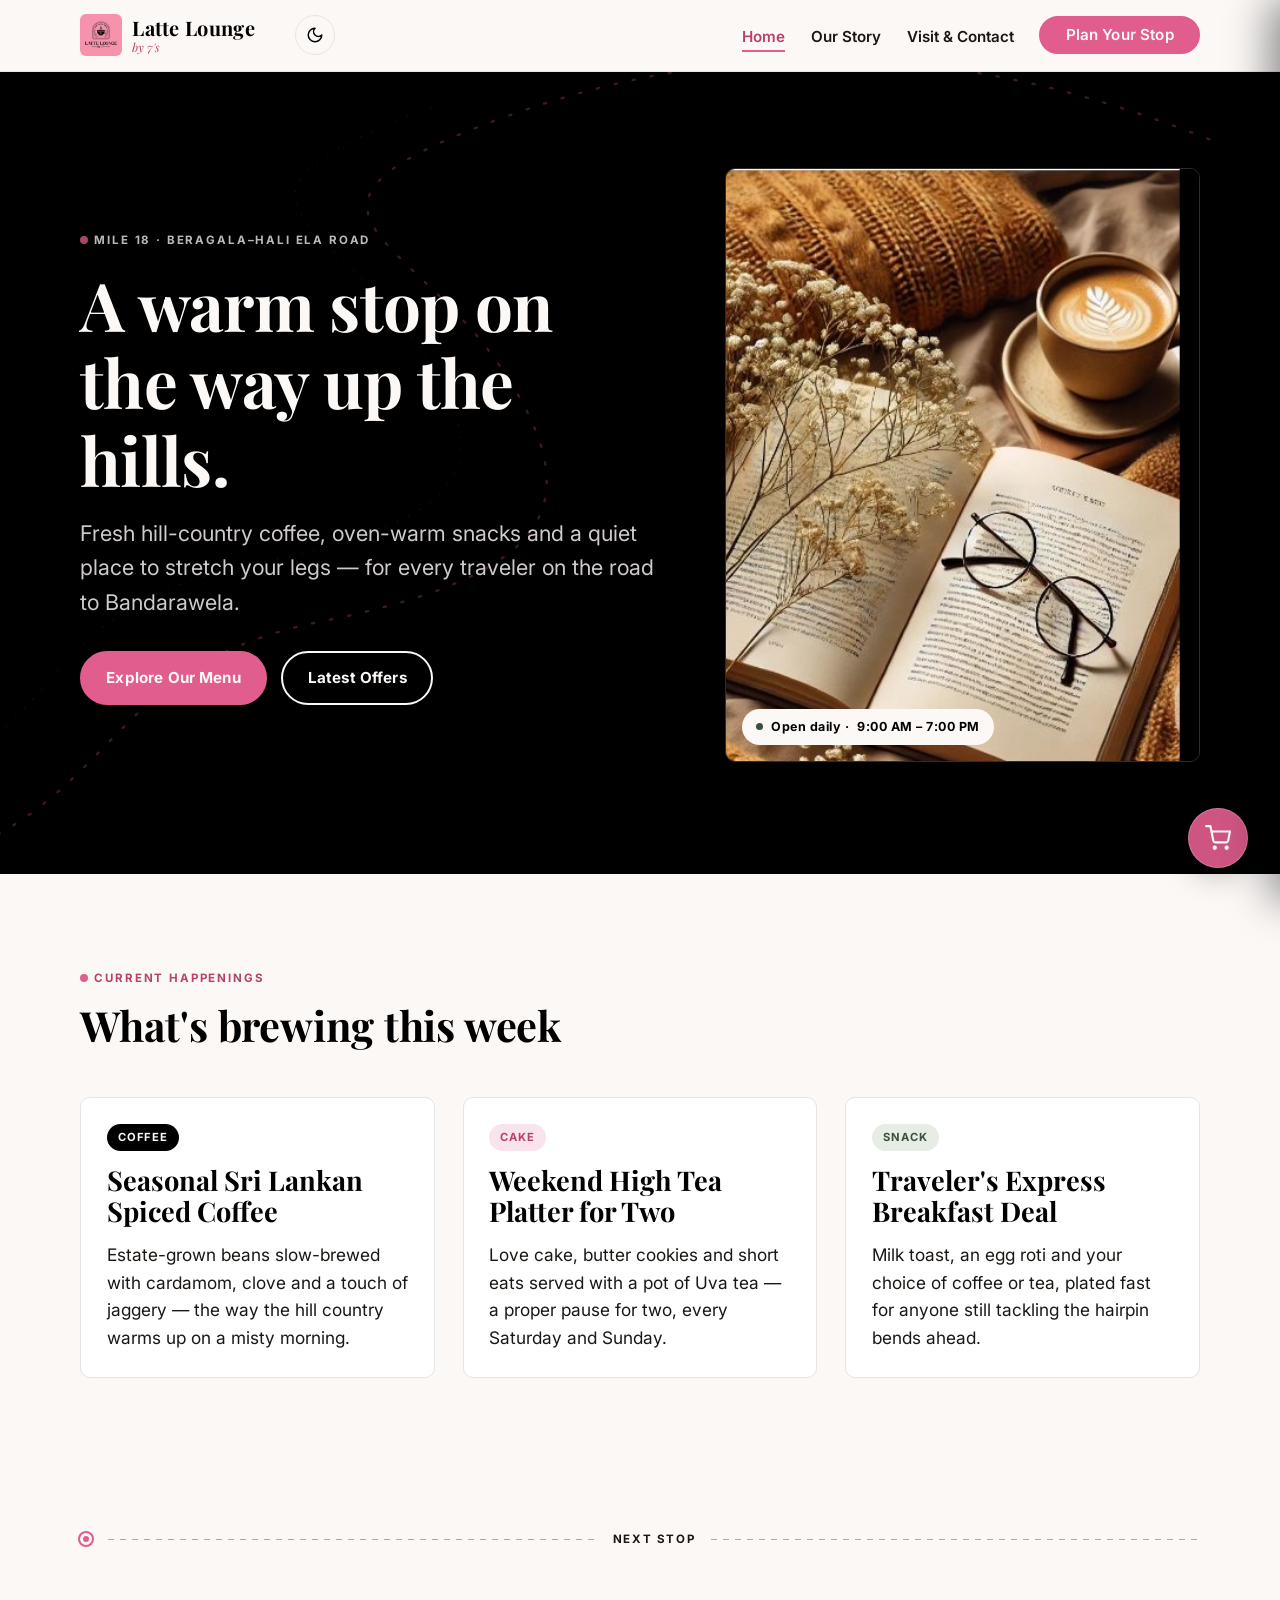
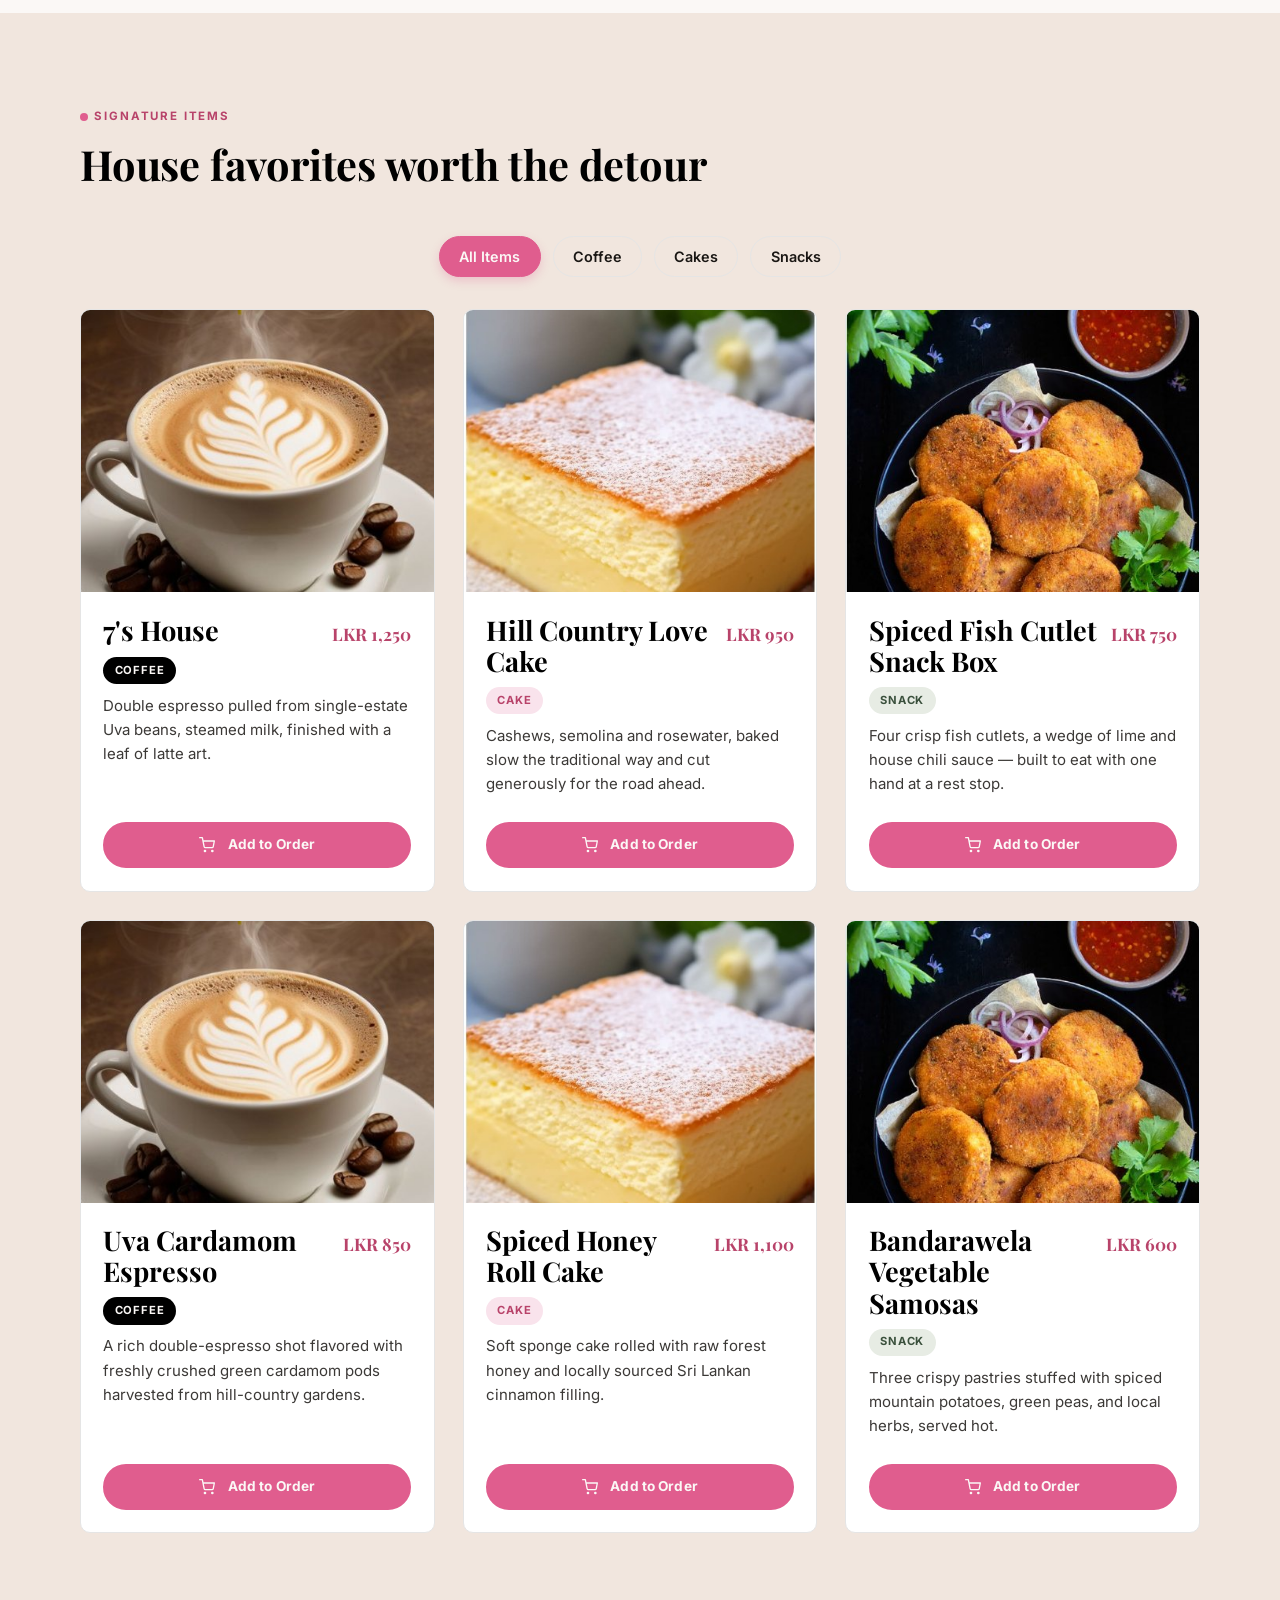
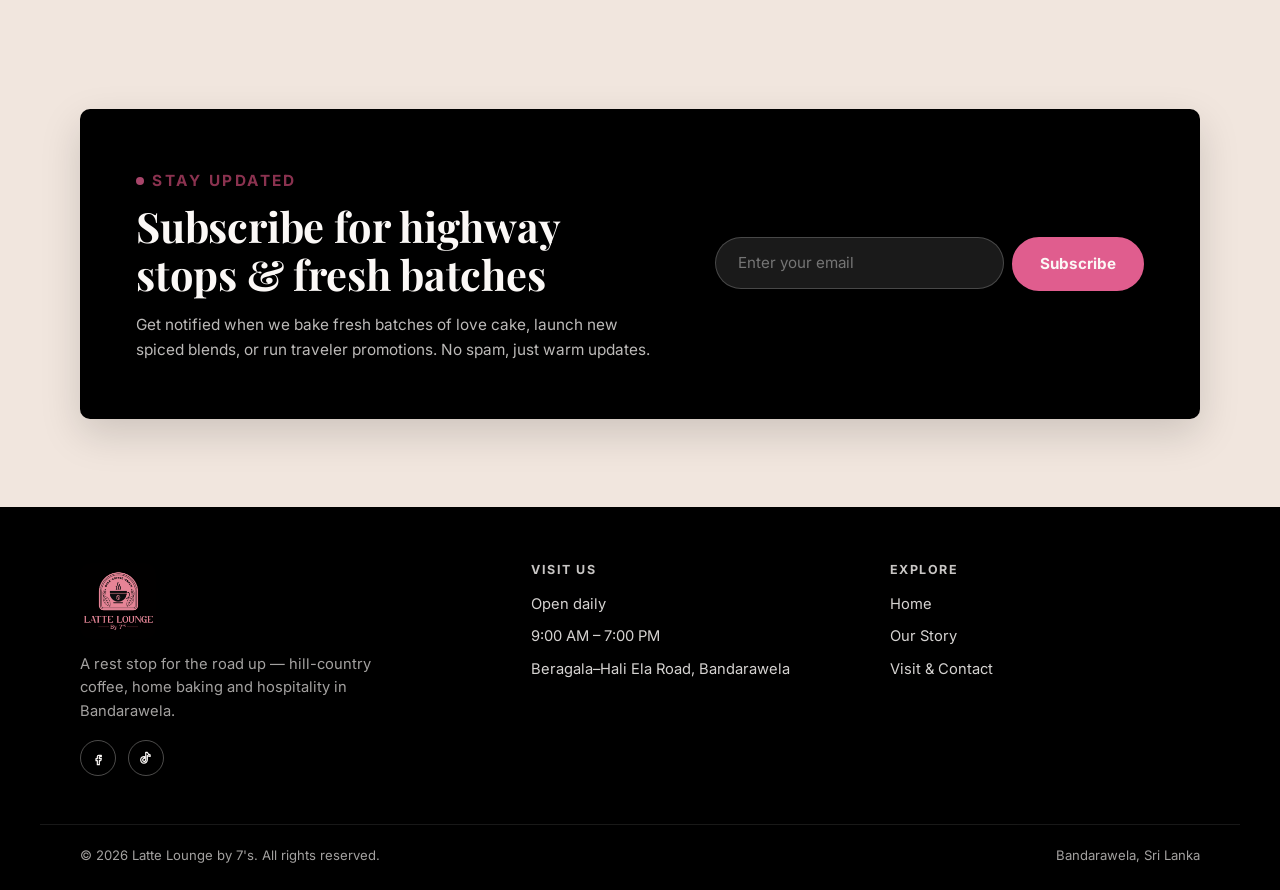
<file: index.html>
<!DOCTYPE html>
<html lang="en">
<head>
<meta charset="UTF-8">
<meta name="viewport" content="width=device-width, initial-scale=1.0">
<title>Latte Lounge by 7's — Hill Country Coffee &amp; Rest Stop, Bandarawela</title>
<meta name="description" content="A cozy rest stop for road travelers on the Beragala–Hali Ela highway. Fresh hill-country coffee, homemade snacks and warm hospitality in Bandarawela.">
<link rel="preconnect" href="https://fonts.googleapis.com">
<link rel="preconnect" href="https://fonts.gstatic.com" crossorigin>
<link href="https://fonts.googleapis.com/css2?family=Inter:wght@400;500;600;700&family=Playfair+Display:ital,wght@0,600;0,700;1,600&display=swap" rel="stylesheet">
<link rel="stylesheet" href="assets/css/style.css">
<link rel="icon" type="image/png" href="assets/images/favicon.png">
<script src="assets/js/theme-engine.js"></script>
<!-- Netlify Identity widget script to handle secure client login authentication -->
<script src="https://identity.netlify.com/v1/netlify-identity-widget.js"></script>
</head>
<body>

<a class="visually-hidden" href="#main">Skip to content</a>

<header class="site-header">
  <div class="container nav">
    <a class="brand" href="index.html" aria-label="Latte Lounge by 7's, home">
      <img class="brand-emblem light-logo" src="assets/images/logo-light.jpeg" alt="" aria-hidden="true">
      <img class="brand-emblem dark-logo" src="assets/images/logo-dark.jpeg" alt="" aria-hidden="true">
      <span class="brand-text">
        <span class="brand-title">Latte Lounge</span>
        <span class="brand-sub">by 7's</span>
      </span>
    </a>

    <button class="theme-toggle" id="themeToggle" aria-label="Toggle light and dark theme">
      <svg class="sun-icon" viewBox="0 0 24 24" fill="none" stroke="currentColor" stroke-width="2" stroke-linecap="round" stroke-linejoin="round" aria-hidden="true">
        <circle cx="12" cy="12" r="4"/><path d="M12 2v2M12 20v2M4.93 4.93l1.41 1.41M17.66 17.66l1.41 1.41M2 12h2M20 12h2M6.34 17.66l-1.41 1.41M19.07 4.93l-1.41 1.41"/>
      </svg>
      <svg class="moon-icon" viewBox="0 0 24 24" fill="none" stroke="currentColor" stroke-width="2" stroke-linecap="round" stroke-linejoin="round" aria-hidden="true">
        <path d="M12 3a6 6 0 0 0 9 9 9 9 0 1 1-9-9Z"/>
      </svg>
    </button>

    <button class="nav-toggle" id="navToggle" aria-label="Toggle menu" aria-expanded="false" aria-controls="navMenu">
      <span></span><span></span><span></span>
    </button>

    <ul class="nav-menu" id="navMenu">
      <li><a href="index.html" data-nav-link>Home</a></li>
      <li><a href="about.html" data-nav-link>Our Story</a></li>
      <li><a href="contact.html" data-nav-link>Visit &amp; Contact</a></li>
      <li><a class="btn btn-primary" href="contact.html">Plan Your Stop</a></li>
    </ul>
  </div>
</header>

<main id="main">

  <!-- HERO -->
  <section class="hero">
    <svg class="hero-road" viewBox="0 0 1200 700" preserveAspectRatio="xMidYMid slice" xmlns="http://www.w3.org/2000/svg" aria-hidden="true">
      <path d="M-50 700 C 150 650, 120 520, 320 480 S 560 380, 480 260 S 260 120, 480 40 S 900 -20 1100 60"
            fill="none" stroke="#E05D8E" stroke-width="2" stroke-dasharray="2 14" stroke-linecap="round" opacity="0.55"/>
      <path d="M-50 620 C 100 590, 60 470, 260 430 S 480 340, 400 230 S 210 110, 420 30"
            fill="none" stroke="#FBF8F6" stroke-width="1" stroke-dasharray="1 10" opacity="0.18"/>
    </svg>

    <div class="container hero-grid">
      <div>
        <p class="eyebrow hero-marker">Mile 18 · Beragala–Hali Ela Road</p>
        <h1>A warm stop on the way up the hills.</h1>
        <p class="lead">Fresh hill-country coffee, oven-warm snacks and a quiet place to stretch your legs — for every traveler on the road to Bandarawela.</p>
        <div class="hero-ctas">
          <a class="btn btn-primary" href="contact.html" aria-label="Explore our menu and find our location">Explore Our Menu</a>
          <a class="btn btn-outline on-dark" href="#offers" aria-label="See our latest offers">Latest Offers</a>
        </div>
      </div>

      <figure class="hero-figure">
        <img src="assets/images/hero-cozy.jpg" alt="A cup of latte art coffee beside an open book and glasses, set on a warm blanket — the cozy reading corner at Latte Lounge" loading="eager">
        <figcaption class="hero-figure-tag">Open daily · <span data-field="hoursShort">9:00 AM – 7:00 PM</span></figcaption>
      </figure>
    </div>
  </section>

  <!-- OFFERS / NEWS -->
  <section class="section" id="offers" aria-labelledby="offers-heading">
    <div class="container">
      <div class="section-head">
        <p class="eyebrow">Current Happenings</p>
        <h2 id="offers-heading">What's brewing this week</h2>
      </div>

      <div class="card-grid" id="offersGrid" aria-live="polite">
        <p class="lead">Loading current happenings…</p>
      </div>
    </div>
  </section>

  <div class="container">
    <div class="waypoint" role="separator" aria-hidden="true">
      <span class="waypoint-dot"></span>
      <span class="waypoint-line"></span>
      <span class="waypoint-label">Next stop</span>
      <span class="waypoint-line"></span>
    </div>
  </div>

  <!-- FEATURED ITEMS -->
  <section class="section section-deep" aria-labelledby="featured-heading">
    <div class="container">
      <div class="section-head">
        <p class="eyebrow">Signature Items</p>
        <h2 id="featured-heading">House favorites worth the detour</h2>
      </div>

      <div class="card-grid" id="itemsGrid" aria-live="polite">
        <p class="lead">Loading signature items…</p>
      </div>
    </div>
  </section>

  <!-- NEWSLETTER CAPTURE -->
  <section class="section newsletter-section" aria-labelledby="newsletter-heading">
    <div class="container">
      <div class="newsletter-card">
        <div class="newsletter-content">
          <p class="eyebrow">Stay Updated</p>
          <h2 id="newsletter-heading">Subscribe for highway stops &amp; fresh batches</h2>
          <p>Get notified when we bake fresh batches of love cake, launch new spiced blends, or run traveler promotions. No spam, just warm updates.</p>
        </div>
        <form class="newsletter-form" id="newsletterForm" novalidate>
          <div class="form-group-row">
            <label for="newsletterEmail" class="visually-hidden">Email Address</label>
            <input type="email" id="newsletterEmail" name="email" placeholder="Enter your email" required aria-required="true">
            <button type="submit" class="btn btn-primary">Subscribe</button>
          </div>
          <span class="form-feedback" id="newsletterFeedback" aria-live="polite" style="display: none;"></span>
        </form>
      </div>
    </div>
  </section>

</main>

<footer class="site-footer">
  <div class="container footer-grid">
    <div class="footer-brand">
      <a class="brand" href="index.html" aria-label="Latte Lounge by 7's, home">
        <img class="brand-logo-full" src="assets/images/logo-dark.jpeg" alt="Latte Lounge by 7's logo">
      </a>
      <p class="footer-tagline">A rest stop for the road up — hill-country coffee, home baking and hospitality in Bandarawela.</p>
      <div class="social-row">
        <a href="#" data-field="socials.facebook" aria-label="Latte Lounge on Facebook">
          <svg viewBox="0 0 24 24" fill="none" stroke-width="1.8" stroke-linecap="round" stroke-linejoin="round"><path d="M15 8h-2a2 2 0 0 0-2 2v3H9v3h2v6h3v-6h2.2l.8-3H14v-2a1 1 0 0 1 1-1h2V8Z"/></svg>
        </a>
        <a href="#" data-field="socials.tiktok" aria-label="Latte Lounge on TikTok">
          <svg viewBox="0 0 24 24" fill="none" stroke-width="1.8" stroke-linecap="round" stroke-linejoin="round"><path d="M14 3.5c.5 2 2.1 3.4 4.2 3.6v2.6c-1.5 0-2.9-.4-4.2-1.3v6.4a5 5 0 1 1-4.3-4.95v2.7a2.3 2.3 0 1 0 1.9 2.26V3.5H14Z"/></svg>
        </a>
      </div>
    </div>

    <div class="footer-col">
      <h4>Visit Us</h4>
      <ul>
        <li>Open daily</li>
        <li data-field="hoursShort">9:00 AM – 7:00 PM</li>
        <li><address data-field="addressShort">Beragala–Hali Ela Road, Bandarawela</address></li>
      </ul>
    </div>

    <div class="footer-col">
      <h4>Explore</h4>
      <ul>
        <li><a href="index.html">Home</a></li>
        <li><a href="about.html">Our Story</a></li>
        <li><a href="contact.html">Visit &amp; Contact</a></li>
      </ul>
    </div>
  </div>

  <div class="container footer-bottom">
    <p>&copy; <span id="copyrightYear">2026</span> Latte Lounge by 7's. All rights reserved.</p>
    <p>Bandarawela, Sri Lanka</p>
  </div>
</footer>

<script src="assets/js/content.js" defer></script>
<script src="assets/js/main.js" defer></script>
<!-- Netlify Identity login redirect handler -->
<script>
  if (window.netlifyIdentity) {
    window.netlifyIdentity.on("init", user => {
      if (!user) {
        window.netlifyIdentity.on("login", () => {
          document.location.href = "/dashboard/";
        });
      }
    });
  }
  
</script>

</body>
</html>
</file>
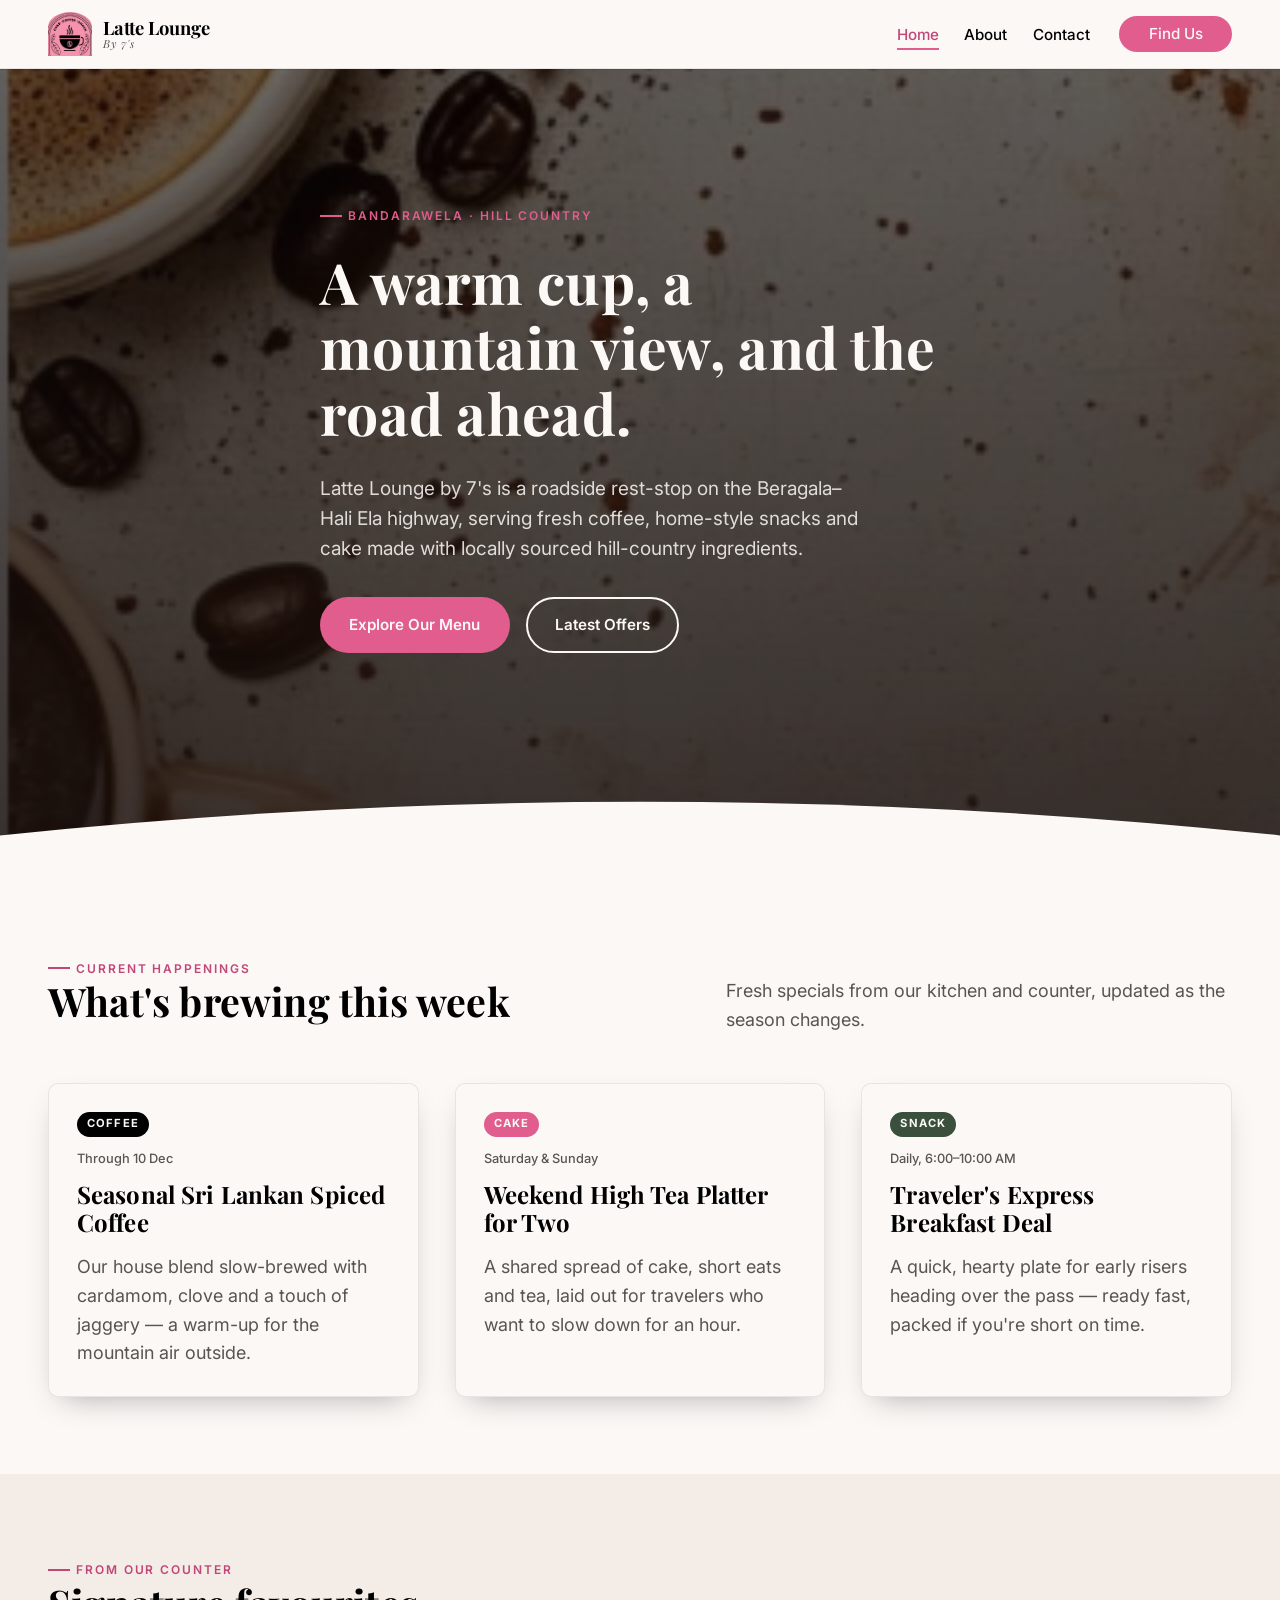
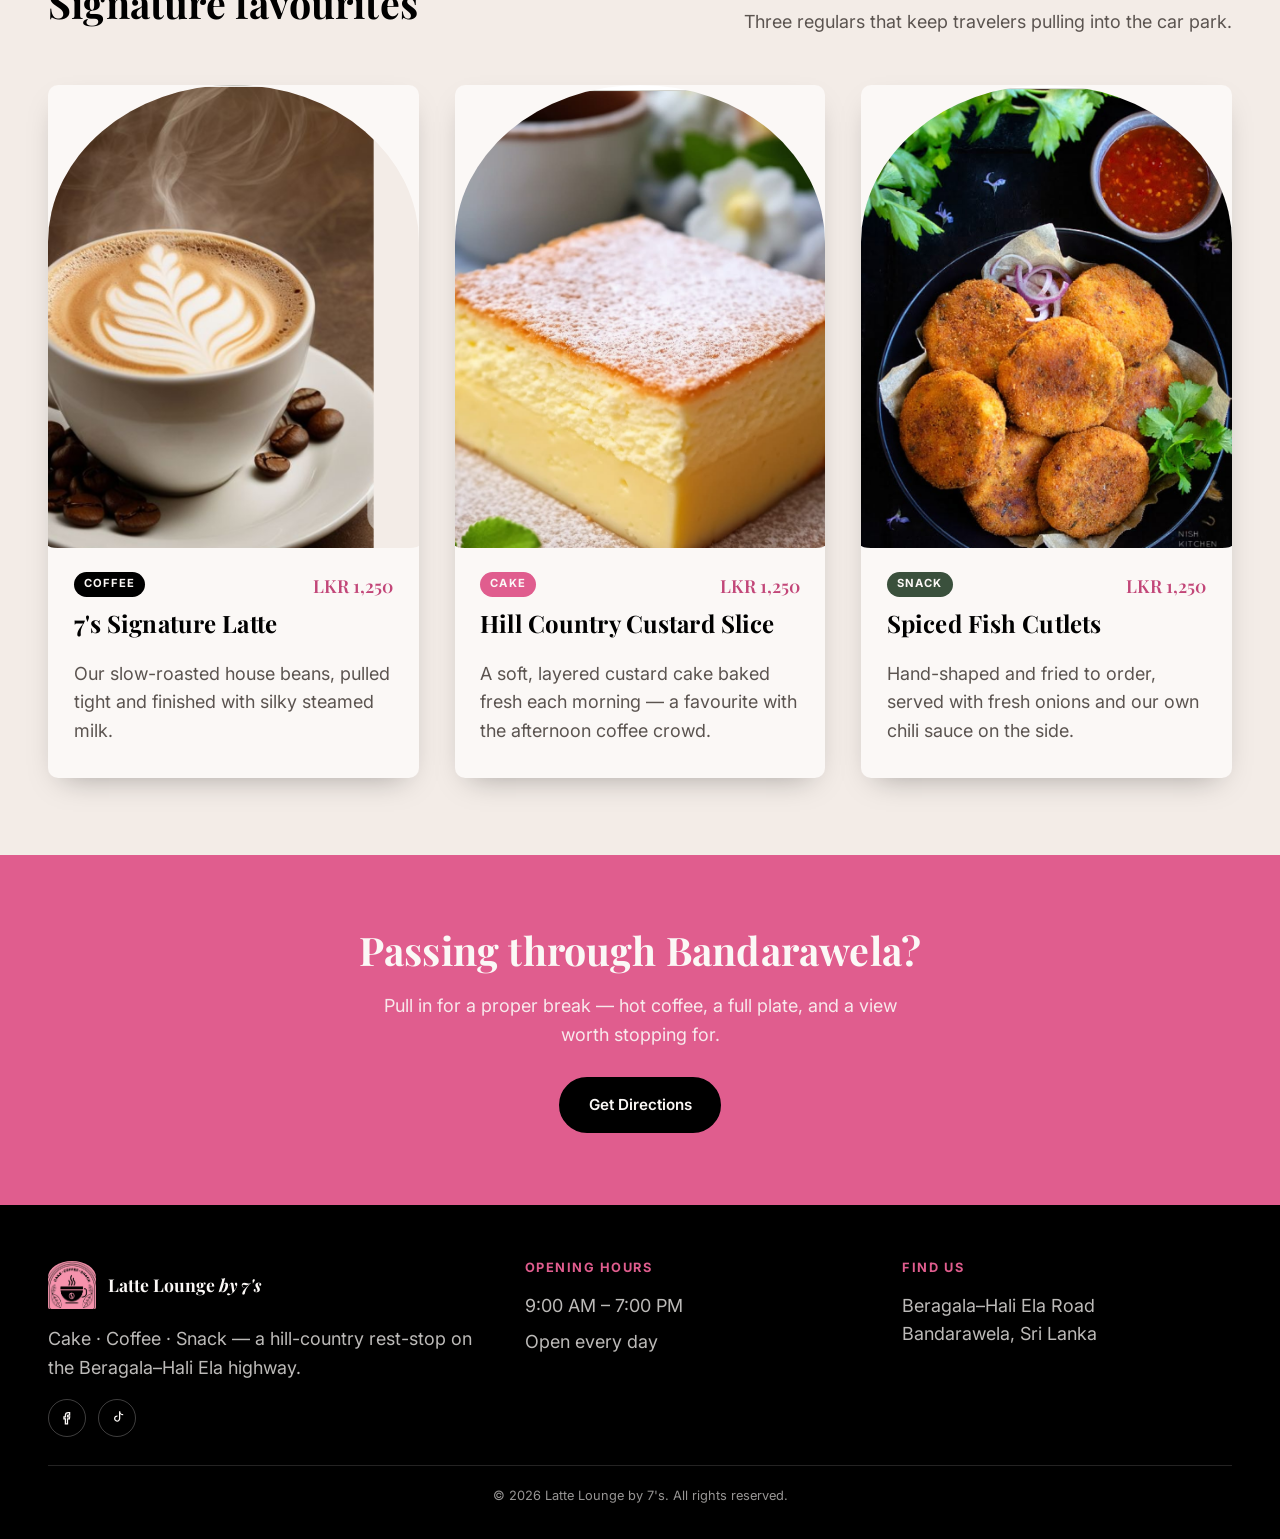
<file: latte-lounge/index.html>
<!DOCTYPE html>
<html lang="en">
<head>
<meta charset="UTF-8">
<meta name="viewport" content="width=device-width, initial-scale=1.0">
<title>Latte Lounge by 7's — Hill Country Coffee &amp; Kitchen, Bandarawela</title>
<meta name="description" content="A cozy rest-stop for road travelers on the Beragala–Hali Ela highway. Fresh coffee, home-style snacks and cake, made with locally sourced hill-country ingredients.">
<link rel="icon" href="assets/images/emblem-crop.png" type="image/png">
<link rel="stylesheet" href="assets/css/style.css">
</head>
<body>

<header class="site-header">
  <nav class="nav container" aria-label="Primary">
    <a href="index.html" class="nav-brand" aria-label="Latte Lounge by 7's — home">
      <img src="assets/images/emblem-crop.png" alt="Latte Lounge by 7's emblem">
      <span class="nav-brand-text">
        <strong>Latte Lounge</strong>
        <span>By 7's</span>
      </span>
    </a>
    <button class="nav-toggle" aria-label="Toggle menu" aria-expanded="false" aria-controls="primary-menu">
      <span></span><span></span><span></span>
    </button>
    <ul class="nav-menu" id="primary-menu">
      <li><a href="index.html" data-nav="index">Home</a></li>
      <li><a href="about.html" data-nav="about">About</a></li>
      <li><a href="contact.html" data-nav="contact">Contact</a></li>
      <li class="nav-cta"><a href="contact.html" class="btn btn-primary">Find Us</a></li>
    </ul>
  </nav>
</header>

<main id="main">

  <section class="hero">
    <div class="hero-bg" aria-hidden="true"></div>
    <div class="container hero-inner">
      <span class="eyebrow">Bandarawela · Hill Country</span>
      <h1>A warm cup, a mountain view, and the road ahead.</h1>
      <p class="lede">Latte Lounge by 7's is a roadside rest-stop on the Beragala–Hali Ela highway, serving fresh coffee, home-style snacks and cake made with locally sourced hill-country ingredients.</p>
      <div class="hero-ctas">
        <a href="contact.html" class="btn btn-primary" aria-label="Explore our menu and find our location">Explore Our Menu</a>
        <a href="#offers" class="btn btn-outline-light" aria-label="See our latest offers">Latest Offers</a>
      </div>
    </div>
    <div class="arch-divider" aria-hidden="true">
      <svg viewBox="0 0 1200 80" preserveAspectRatio="none">
        <path d="M0,80 L0,40 Q600,-30 1200,40 L1200,80 Z" fill="#FBF8F6"></path>
      </svg>
    </div>
  </section>

  <section class="section" id="offers">
    <div class="container">
      <div class="section-head">
        <div>
          <span class="eyebrow">Current Happenings</span>
          <h2>What's brewing this week</h2>
        </div>
        <p>Fresh specials from our kitchen and counter, updated as the season changes.</p>
      </div>

      <div class="card-grid">
        <article class="offer-card">
          <span class="tag tag--coffee">Coffee</span>
          <span class="offer-date" data-offer-date="1">This week</span>
          <h3>Seasonal Sri Lankan Spiced Coffee</h3>
          <p>Our house blend slow-brewed with cardamom, clove and a touch of jaggery — a warm-up for the mountain air outside.</p>
        </article>

        <article class="offer-card">
          <span class="tag tag--cake">Cake</span>
          <span class="offer-date" data-offer-date="2">Weekends only</span>
          <h3>Weekend High Tea Platter for Two</h3>
          <p>A shared spread of cake, short eats and tea, laid out for travelers who want to slow down for an hour.</p>
        </article>

        <article class="offer-card">
          <span class="tag tag--snack">Snack</span>
          <span class="offer-date" data-offer-date="3">Daily, 6–10 AM</span>
          <h3>Traveler's Express Breakfast Deal</h3>
          <p>A quick, hearty plate for early risers heading over the pass — ready fast, packed if you're short on time.</p>
        </article>
      </div>
    </div>
  </section>

  <section class="section section--tint">
    <div class="container">
      <div class="section-head">
        <div>
          <span class="eyebrow">From Our Counter</span>
          <h2>Signature favourites</h2>
        </div>
        <p>Three regulars that keep travelers pulling into the car park.</p>
      </div>

      <div class="card-grid">
        <article class="item-card">
          <div class="arch-frame">
            <img src="assets/images/coffee-featured.png" alt="Latte with steamed milk and leaf-pattern art, served with roasted coffee beans">
          </div>
          <div class="item-card-body">
            <div class="item-card-top">
              <span class="tag tag--coffee">Coffee</span>
              <span class="item-price">LKR 1,250</span>
            </div>
            <h3>7's Signature Latte</h3>
            <p>Our slow-roasted house beans, pulled tight and finished with silky steamed milk.</p>
          </div>
        </article>

        <article class="item-card">
          <div class="arch-frame">
            <img src="assets/images/cake-featured.png" alt="A layered custard cake dusted with icing sugar">
          </div>
          <div class="item-card-body">
            <div class="item-card-top">
              <span class="tag tag--cake">Cake</span>
              <span class="item-price">LKR 1,250</span>
            </div>
            <h3>Hill Country Custard Slice</h3>
            <p>A soft, layered custard cake baked fresh each morning — a favourite with the afternoon coffee crowd.</p>
          </div>
        </article>

        <article class="item-card">
          <div class="arch-frame">
            <img src="assets/images/snack-featured.png" alt="Golden fried cutlets served with onion salad and chili sauce">
          </div>
          <div class="item-card-body">
            <div class="item-card-top">
              <span class="tag tag--snack">Snack</span>
              <span class="item-price">LKR 1,250</span>
            </div>
            <h3>Spiced Fish Cutlets</h3>
            <p>Hand-shaped and fried to order, served with fresh onions and our own chili sauce on the side.</p>
          </div>
        </article>
      </div>
    </div>
  </section>

  <section class="cta-banner">
    <div class="container">
      <h2>Passing through Bandarawela?</h2>
      <p>Pull in for a proper break — hot coffee, a full plate, and a view worth stopping for.</p>
      <div class="hero-ctas" style="justify-content:center; margin-top:1.75rem;">
        <a href="contact.html" class="btn btn-secondary" style="background:var(--espresso-black); color:var(--text-light); border-color:var(--espresso-black);">Get Directions</a>
      </div>
    </div>
  </section>

</main>

<footer class="site-footer" id="site-footer-root">
  <div class="container footer-inner">
    <div class="footer-col footer-brand-col">
      <div class="footer-brand">
        <img src="assets/images/emblem-crop.png" alt="Latte Lounge by 7's emblem">
        <strong>Latte Lounge <em style="font-style:italic;">by 7's</em></strong>
      </div>
      <p>Cake · Coffee · Snack — a hill-country rest-stop on the Beragala–Hali Ela highway.</p>
      <div class="footer-social" aria-label="Social media links">
        <a href="#" aria-label="Latte Lounge on Facebook">
          <svg viewBox="0 0 24 24" fill="none" stroke="currentColor" stroke-width="1.8"><path d="M15 8.5h-2a1 1 0 0 0-1 1V11h3l-.4 3H12v7h-3v-7H7v-3h2V9a4 4 0 0 1 4-4h2Z"/></svg>
        </a>
        <a href="#" aria-label="Latte Lounge on TikTok">
          <svg viewBox="0 0 24 24" fill="none" stroke="currentColor" stroke-width="1.8"><path d="M15 3v10.5a3.5 3.5 0 1 1-3-3.46M15 3a5 5 0 0 0 5 5"/></svg>
        </a>
      </div>
    </div>

    <div class="footer-col">
      <h4>Opening Hours</h4>
      <p data-hours>9:00 AM – 7:00 PM</p>
      <p>Open every day</p>
    </div>

    <div class="footer-col">
      <h4>Find Us</h4>
      <address>Beragala–Hali Ela Road<br>Bandarawela, Sri Lanka</address>
    </div>
  </div>
  <div class="container footer-bottom">
    <p>&copy; <span data-year>2026</span> Latte Lounge by 7's. All rights reserved.</p>
  </div>
</footer>

<script src="assets/js/main.js"></script>
</body>
</html>
</file>
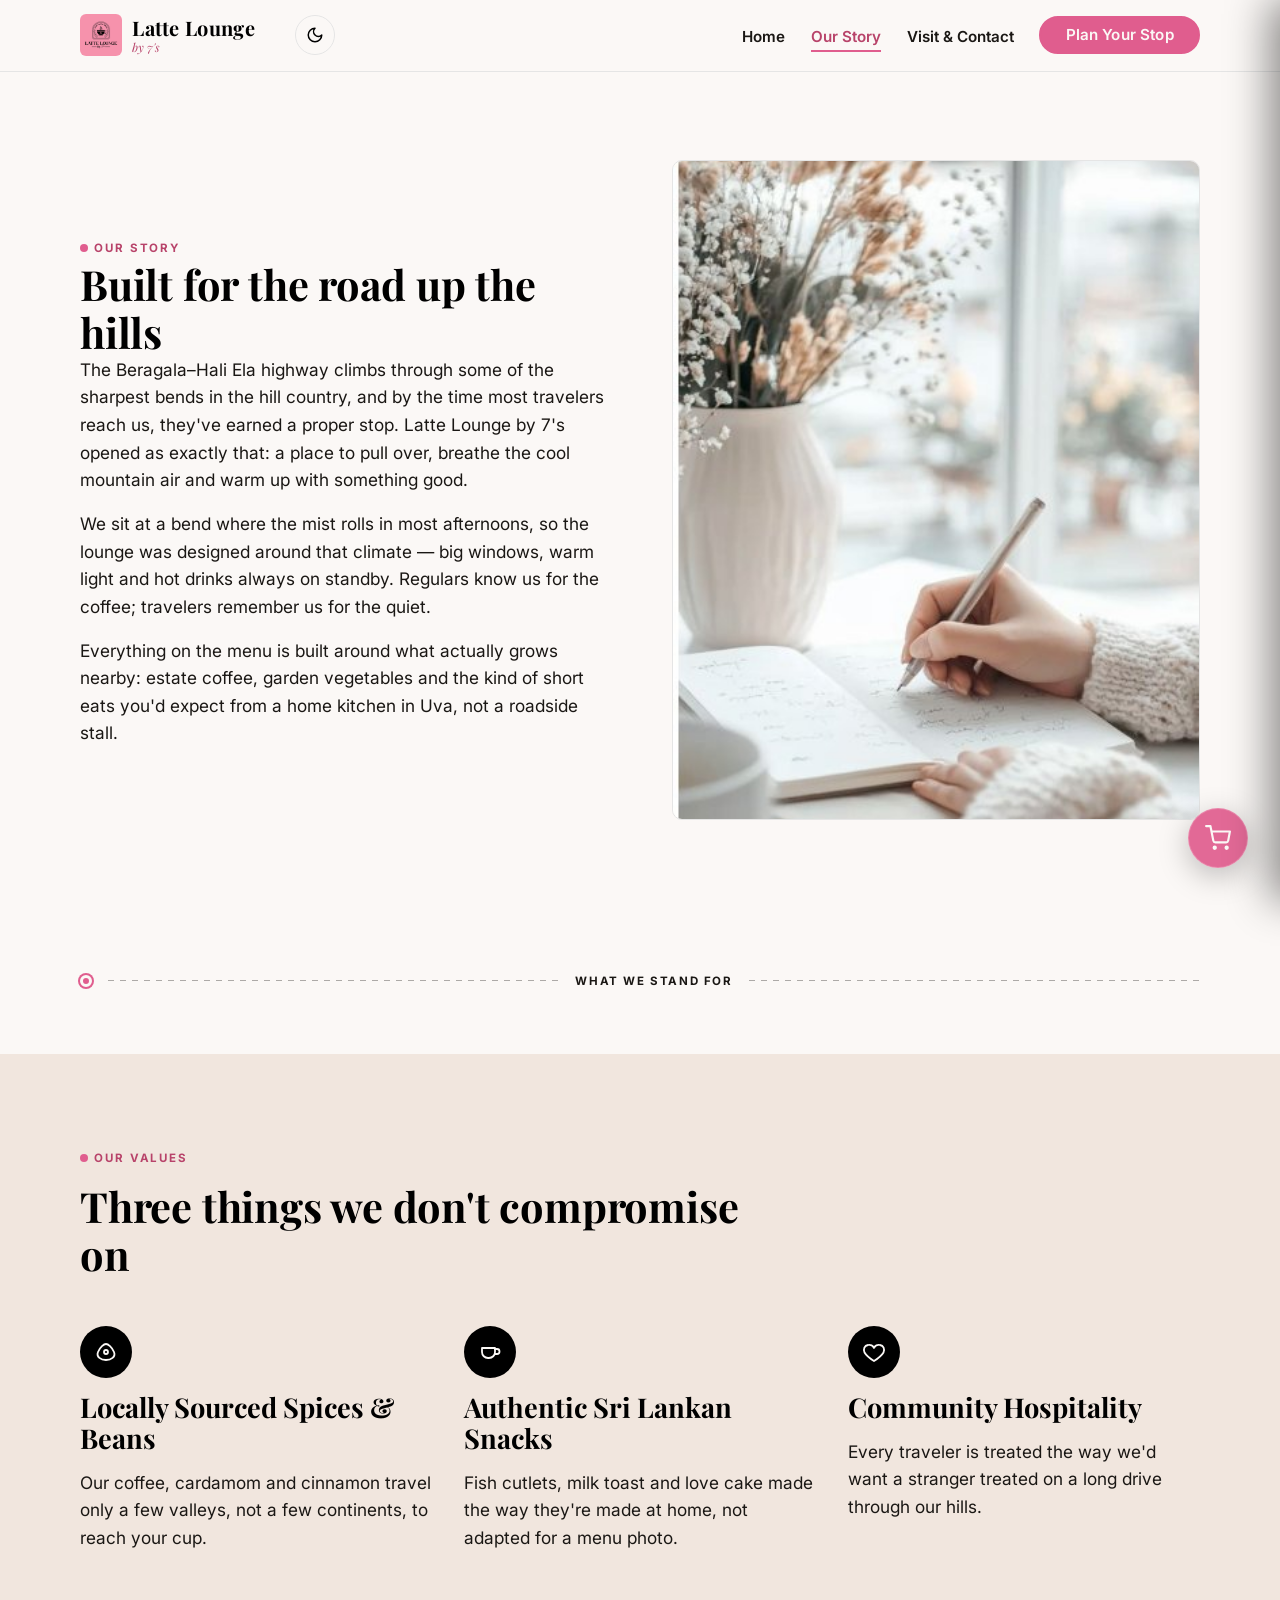
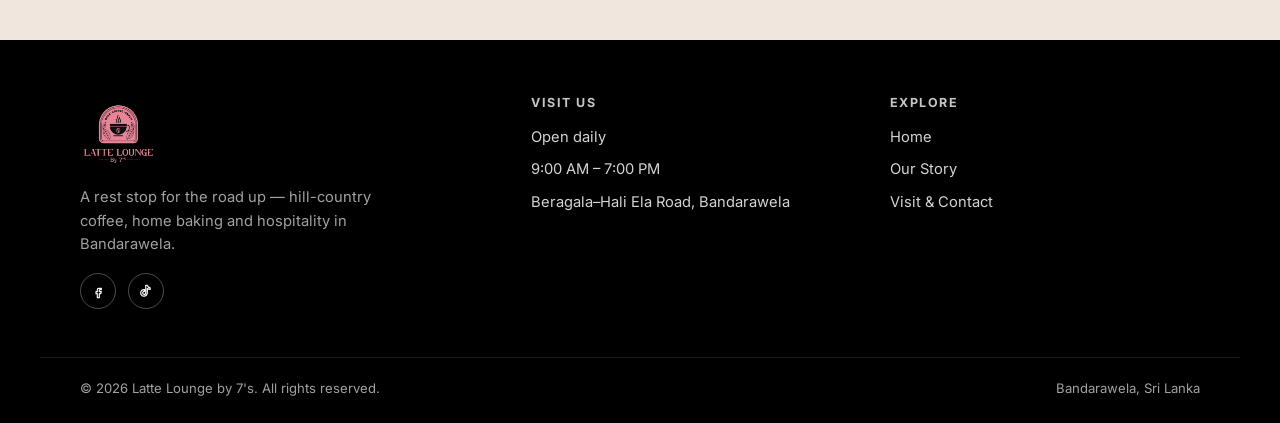
<file: about.html>
<!DOCTYPE html>
<html lang="en">
<head>
<meta charset="UTF-8">
<meta name="viewport" content="width=device-width, initial-scale=1.0">
<title>Our Story — Latte Lounge by 7's</title>
<meta name="description" content="Latte Lounge by 7's is a hill-country rest stop on the Beragala–Hali Ela highway, built on locally sourced ingredients and Sri Lankan hospitality.">
<link rel="preconnect" href="https://fonts.googleapis.com">
<link rel="preconnect" href="https://fonts.gstatic.com" crossorigin>
<link href="https://fonts.googleapis.com/css2?family=Inter:wght@400;500;600;700&family=Playfair+Display:ital,wght@0,600;0,700;1,600&display=swap" rel="stylesheet">
<link rel="stylesheet" href="assets/css/style.css">
<link rel="icon" type="image/png" href="assets/images/favicon.png">
<script src="assets/js/theme-engine.js"></script>
<!-- Netlify Identity widget script for secure login auth -->
<script src="https://identity.netlify.com/v1/netlify-identity-widget.js"></script>
</head>
<body>

<a class="visually-hidden" href="#main">Skip to content</a>

<header class="site-header">
  <div class="container nav">
    <a class="brand" href="index.html" aria-label="Latte Lounge by 7's, home">
      <img class="brand-emblem light-logo" src="assets/images/logo-light.jpeg" alt="" aria-hidden="true">
      <img class="brand-emblem dark-logo" src="assets/images/logo-dark.jpeg" alt="" aria-hidden="true">
      <span class="brand-text">
        <span class="brand-title">Latte Lounge</span>
        <span class="brand-sub">by 7's</span>
      </span>
    </a>

    <button class="theme-toggle" id="themeToggle" aria-label="Toggle light and dark theme">
      <svg class="sun-icon" viewBox="0 0 24 24" fill="none" stroke="currentColor" stroke-width="2" stroke-linecap="round" stroke-linejoin="round" aria-hidden="true">
        <circle cx="12" cy="12" r="4"/><path d="M12 2v2M12 20v2M4.93 4.93l1.41 1.41M17.66 17.66l1.41 1.41M2 12h2M20 12h2M6.34 17.66l-1.41 1.41M19.07 4.93l-1.41 1.41"/>
      </svg>
      <svg class="moon-icon" viewBox="0 0 24 24" fill="none" stroke="currentColor" stroke-width="2" stroke-linecap="round" stroke-linejoin="round" aria-hidden="true">
        <path d="M12 3a6 6 0 0 0 9 9 9 9 0 1 1-9-9Z"/>
      </svg>
    </button>

    <button class="nav-toggle" id="navToggle" aria-label="Toggle menu" aria-expanded="false" aria-controls="navMenu">
      <span></span><span></span><span></span>
    </button>

    <ul class="nav-menu" id="navMenu">
      <li><a href="index.html" data-nav-link>Home</a></li>
      <li><a href="about.html" data-nav-link>Our Story</a></li>
      <li><a href="contact.html" data-nav-link>Visit &amp; Contact</a></li>
      <li><a class="btn btn-primary" href="contact.html">Plan Your Stop</a></li>
    </ul>
  </div>
</header>

<main id="main">

  <section class="section" aria-labelledby="story-heading">
    <div class="container story-grid">
      <div class="story-copy">
        <p class="eyebrow">Our Story</p>
        <h2 id="story-heading">Built for the road up the hills</h2>
        <p>The Beragala–Hali Ela highway climbs through some of the sharpest bends in the hill country, and by the time most travelers reach us, they've earned a proper stop. Latte Lounge by 7's opened as exactly that: a place to pull over, breathe the cool mountain air and warm up with something good.</p>
        <p>We sit at a bend where the mist rolls in most afternoons, so the lounge was designed around that climate — big windows, warm light and hot drinks always on standby. Regulars know us for the coffee; travelers remember us for the quiet.</p>
        <p>Everything on the menu is built around what actually grows nearby: estate coffee, garden vegetables and the kind of short eats you'd expect from a home kitchen in Uva, not a roadside stall.</p>
      </div>
      <figure class="story-figure">
        <img src="assets/images/story-writing.jpg" alt="A hand writing in a journal beside dried flowers by a bright window — the quiet pace behind Latte Lounge's story" loading="lazy">
      </figure>
    </div>
  </section>

  <div class="container">
    <div class="waypoint" role="separator" aria-hidden="true">
      <span class="waypoint-dot"></span>
      <span class="waypoint-line"></span>
      <span class="waypoint-label">What we stand for</span>
      <span class="waypoint-line"></span>
    </div>
  </div>

  <section class="section section-deep" aria-labelledby="values-heading">
    <div class="container">
      <div class="section-head">
        <p class="eyebrow">Our Values</p>
        <h2 id="values-heading">Three things we don't compromise on</h2>
      </div>

      <div class="values-grid">
        <article class="value-card">
          <div class="value-icon" aria-hidden="true">
            <svg viewBox="0 0 24 24" fill="none" stroke-width="1.8" stroke-linecap="round" stroke-linejoin="round"><path d="M4 12c2-5 6-8 8-8s6 3 8 8-3 8-8 8-10-3-8-8Z"/><circle cx="12" cy="12" r="2"/></svg>
          </div>
          <h3>Locally Sourced Spices &amp; Beans</h3>
          <p>Our coffee, cardamom and cinnamon travel only a few valleys, not a few continents, to reach your cup.</p>
        </article>

        <article class="value-card">
          <div class="value-icon" aria-hidden="true">
            <svg viewBox="0 0 24 24" fill="none" stroke-width="1.8" stroke-linecap="round" stroke-linejoin="round"><path d="M4 8h13v4a6 6 0 0 1-6 6h-1a6 6 0 0 1-6-6V8Z"/><path d="M17 9h2a2.5 2.5 0 0 1 0 5h-2"/></svg>
          </div>
          <h3>Authentic Sri Lankan Snacks</h3>
          <p>Fish cutlets, milk toast and love cake made the way they're made at home, not adapted for a menu photo.</p>
        </article>

        <article class="value-card">
          <div class="value-icon" aria-hidden="true">
            <svg viewBox="0 0 24 24" fill="none" stroke-width="1.8" stroke-linecap="round" stroke-linejoin="round"><path d="M12 21s-7-4.35-9.5-8.5C1 9 2.5 5.5 6 5a5 5 0 0 1 6 3 5 5 0 0 1 6-3c3.5.5 5 4 3.5 7.5C19 16.65 12 21 12 21Z"/></svg>
          </div>
          <h3>Community Hospitality</h3>
          <p>Every traveler is treated the way we'd want a stranger treated on a long drive through our hills.</p>
        </article>
      </div>
    </div>
  </section>

</main>

<footer class="site-footer">
  <div class="container footer-grid">
    <div class="footer-brand">
      <a class="brand" href="index.html" aria-label="Latte Lounge by 7's, home">
        <img class="brand-logo-full" src="assets/images/logo-dark.jpeg" alt="Latte Lounge by 7's logo">
      </a>
      <p class="footer-tagline">A rest stop for the road up — hill-country coffee, home baking and hospitality in Bandarawela.</p>
      <div class="social-row">
        <a href="#" data-field="socials.facebook" aria-label="Latte Lounge on Facebook">
          <svg viewBox="0 0 24 24" fill="none" stroke-width="1.8" stroke-linecap="round" stroke-linejoin="round"><path d="M15 8h-2a2 2 0 0 0-2 2v3H9v3h2v6h3v-6h2.2l.8-3H14v-2a1 1 0 0 1 1-1h2V8Z"/></svg>
        </a>
        <a href="#" data-field="socials.tiktok" aria-label="Latte Lounge on TikTok">
          <svg viewBox="0 0 24 24" fill="none" stroke-width="1.8" stroke-linecap="round" stroke-linejoin="round"><path d="M14 3.5c.5 2 2.1 3.4 4.2 3.6v2.6c-1.5 0-2.9-.4-4.2-1.3v6.4a5 5 0 1 1-4.3-4.95v2.7a2.3 2.3 0 1 0 1.9 2.26V3.5H14Z"/></svg>
        </a>
      </div>
    </div>

    <div class="footer-col">
      <h4>Visit Us</h4>
      <ul>
        <li>Open daily</li>
        <li data-field="hoursShort">9:00 AM – 7:00 PM</li>
        <li><address data-field="addressShort">Beragala–Hali Ela Road, Bandarawela</address></li>
      </ul>
    </div>

    <div class="footer-col">
      <h4>Explore</h4>
      <ul>
        <li><a href="index.html">Home</a></li>
        <li><a href="about.html">Our Story</a></li>
        <li><a href="contact.html">Visit &amp; Contact</a></li>
      </ul>
    </div>
  </div>

  <div class="container footer-bottom">
    <p>&copy; <span id="copyrightYear">2026</span> Latte Lounge by 7's. All rights reserved.</p>
    <p>Bandarawela, Sri Lanka</p>
  </div>
</footer>

<script src="assets/js/content.js" defer></script>
<script src="assets/js/main.js" defer></script>
<!-- Netlify Identity login redirect handler -->
<script>
  if (window.netlifyIdentity) {
    window.netlifyIdentity.on("init", user => {
      if (!user) {
        window.netlifyIdentity.on("login", () => {
          document.location.href = "/dashboard/";
        });
      }
    });
  }
</script>
</body>
</html>
</file>
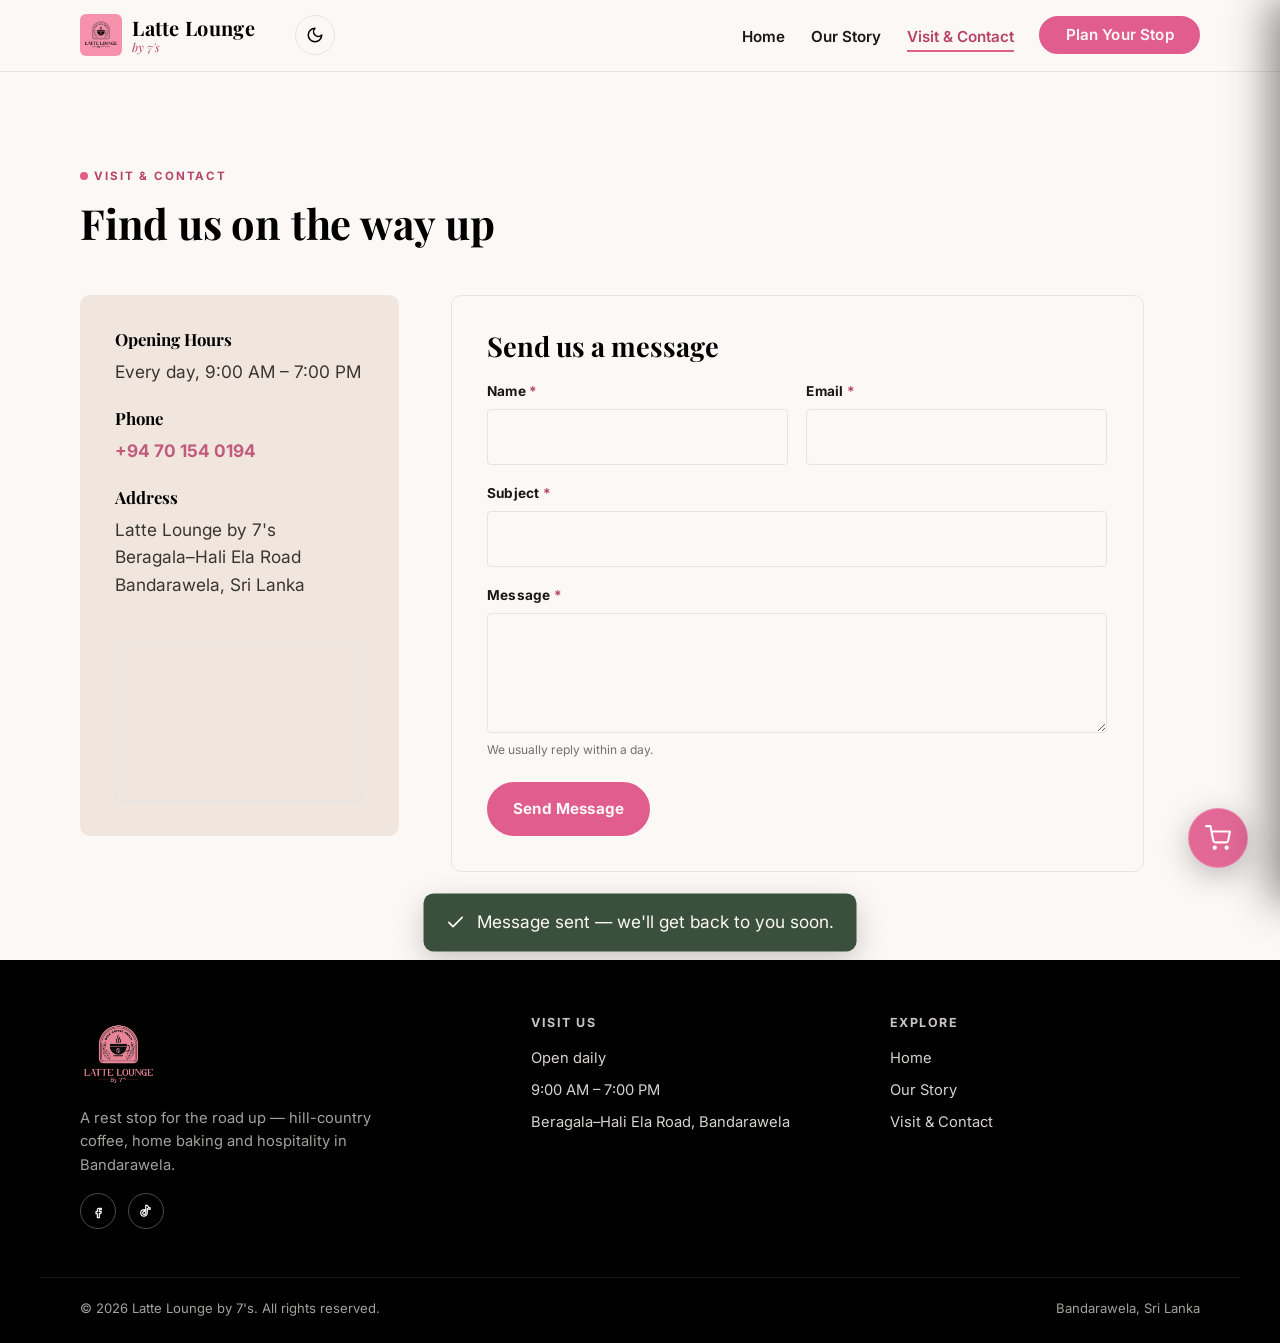
<file: contact.html>
<!DOCTYPE html>
<html lang="en">
<head>
<meta charset="UTF-8">
<meta name="viewport" content="width=device-width, initial-scale=1.0">
<title>Visit &amp; Contact — Latte Lounge by 7's</title>
<meta name="description" content="Find Latte Lounge by 7's on the Beragala–Hali Ela highway near Bandarawela. Opening hours, phone number, map and a quick way to reach us.">
<link rel="preconnect" href="https://fonts.googleapis.com">
<link rel="preconnect" href="https://fonts.gstatic.com" crossorigin>
<link href="https://fonts.googleapis.com/css2?family=Inter:wght@400;500;600;700&family=Playfair+Display:ital,wght@0,600;0,700;1,600&display=swap" rel="stylesheet">
<link rel="stylesheet" href="assets/css/style.css">
<link rel="icon" type="image/png" href="assets/images/favicon.png">
<script src="assets/js/theme-engine.js"></script>
<!-- Netlify Identity widget script for secure login auth -->
<script src="https://identity.netlify.com/v1/netlify-identity-widget.js"></script>
</head>
<body>

<a class="visually-hidden" href="#main">Skip to content</a>

<header class="site-header">
  <div class="container nav">
    <a class="brand" href="index.html" aria-label="Latte Lounge by 7's, home">
      <img class="brand-emblem light-logo" src="assets/images/logo-light.jpeg" alt="" aria-hidden="true">
      <img class="brand-emblem dark-logo" src="assets/images/logo-dark.jpeg" alt="" aria-hidden="true">
      <span class="brand-text">
        <span class="brand-title">Latte Lounge</span>
        <span class="brand-sub">by 7's</span>
      </span>
    </a>

    <button class="theme-toggle" id="themeToggle" aria-label="Toggle light and dark theme">
      <svg class="sun-icon" viewBox="0 0 24 24" fill="none" stroke="currentColor" stroke-width="2" stroke-linecap="round" stroke-linejoin="round" aria-hidden="true">
        <circle cx="12" cy="12" r="4"/><path d="M12 2v2M12 20v2M4.93 4.93l1.41 1.41M17.66 17.66l1.41 1.41M2 12h2M20 12h2M6.34 17.66l-1.41 1.41M19.07 4.93l-1.41 1.41"/>
      </svg>
      <svg class="moon-icon" viewBox="0 0 24 24" fill="none" stroke="currentColor" stroke-width="2" stroke-linecap="round" stroke-linejoin="round" aria-hidden="true">
        <path d="M12 3a6 6 0 0 0 9 9 9 9 0 1 1-9-9Z"/>
      </svg>
    </button>

    <button class="nav-toggle" id="navToggle" aria-label="Toggle menu" aria-expanded="false" aria-controls="navMenu">
      <span></span><span></span><span></span>
    </button>

    <ul class="nav-menu" id="navMenu">
      <li><a href="index.html" data-nav-link>Home</a></li>
      <li><a href="about.html" data-nav-link>Our Story</a></li>
      <li><a href="contact.html" data-nav-link>Visit &amp; Contact</a></li>
      <li><a class="btn btn-primary" href="contact.html">Plan Your Stop</a></li>
    </ul>
  </div>
</header>

<main id="main">

  <section class="section" aria-labelledby="contact-heading">
    <div class="container">
      <div class="section-head">
        <p class="eyebrow">Visit &amp; Contact</p>
        <h2 id="contact-heading">Find us on the way up</h2>
      </div>

      <div class="contact-grid">

        <div class="info-card">
          <div class="info-block">
            <h3>Opening Hours</h3>
            <p data-field="hoursLong">Every day, 9:00 AM – 7:00 PM</p>
          </div>

          <div class="info-block">
            <h3>Phone</h3>
            <p><a class="phone-link" data-field="phoneHref" href="tel:+94571234567"><span data-field="phoneDisplay">+94 57 123 4567</span></a></p>
          </div>

          <div class="info-block">
            <h3>Address</h3>
            <address>
              <span data-field="addressLine1">Latte Lounge by 7's</span><br>
              <span data-field="addressLine2">Beragala–Hali Ela Road</span><br>
              <span data-field="addressLine3">Bandarawela, Sri Lanka</span>
            </address>
          </div>

          <div class="map-frame">
            <iframe
              title="Map showing the approximate location of Latte Lounge by 7's near Bandarawela"
              data-field="mapEmbedUrl"
              src="https://www.google.com/maps?q=Bandarawela,Sri+Lanka&output=embed"
              loading="lazy"
              referrerpolicy="no-referrer-when-downgrade"
              allowfullscreen>
            </iframe>
          </div>
        </div>

        <form class="contact-form" id="contactForm" novalidate>
          <h3>Send us a message</h3>

          <div class="form-row">
            <div class="field">
              <label for="name">Name <span class="req">*</span></label>
              <input type="text" id="name" name="name" required autocomplete="name" aria-required="true">
            </div>
            <div class="field">
              <label for="email">Email <span class="req">*</span></label>
              <input type="email" id="email" name="email" required autocomplete="email" aria-required="true">
            </div>
          </div>

          <div class="field">
            <label for="subject">Subject <span class="req">*</span></label>
            <input type="text" id="subject" name="subject" required>
          </div>

          <div class="field">
            <label for="message">Message <span class="req">*</span></label>
            <textarea id="message" name="message" required aria-required="true"></textarea>
            <small>We usually reply within a day.</small>
          </div>

          <button class="btn btn-primary form-submit" type="submit">Send Message</button>
        </form>

      </div>
    </div>
  </section>

</main>

<footer class="site-footer">
  <div class="container footer-grid">
    <div class="footer-brand">
      <a class="brand" href="index.html" aria-label="Latte Lounge by 7's, home">
        <img class="brand-logo-full" src="assets/images/logo-dark.jpeg" alt="Latte Lounge by 7's logo">
      </a>
      <p class="footer-tagline">A rest stop for the road up — hill-country coffee, home baking and hospitality in Bandarawela.</p>
      <div class="social-row">
        <a href="#" data-field="socials.facebook" aria-label="Latte Lounge on Facebook">
          <svg viewBox="0 0 24 24" fill="none" stroke-width="1.8" stroke-linecap="round" stroke-linejoin="round"><path d="M15 8h-2a2 2 0 0 0-2 2v3H9v3h2v6h3v-6h2.2l.8-3H14v-2a1 1 0 0 1 1-1h2V8Z"/></svg>
        </a>
        <a href="#" data-field="socials.tiktok" aria-label="Latte Lounge on TikTok">
          <svg viewBox="0 0 24 24" fill="none" stroke-width="1.8" stroke-linecap="round" stroke-linejoin="round"><path d="M14 3.5c.5 2 2.1 3.4 4.2 3.6v2.6c-1.5 0-2.9-.4-4.2-1.3v6.4a5 5 0 1 1-4.3-4.95v2.7a2.3 2.3 0 1 0 1.9 2.26V3.5H14Z"/></svg>
        </a>
      </div>
    </div>

    <div class="footer-col">
      <h4>Visit Us</h4>
      <ul>
        <li>Open daily</li>
        <li data-field="hoursShort">9:00 AM – 7:00 PM</li>
        <li><address data-field="addressShort">Beragala–Hali Ela Road, Bandarawela</address></li>
      </ul>
    </div>

    <div class="footer-col">
      <h4>Explore</h4>
      <ul>
        <li><a href="index.html">Home</a></li>
        <li><a href="about.html">Our Story</a></li>
        <li><a href="contact.html">Visit &amp; Contact</a></li>
      </ul>
    </div>
  </div>

  <div class="container footer-bottom">
    <p>&copy; <span id="copyrightYear">2026</span> Latte Lounge by 7's. All rights reserved.</p>
    <p>Bandarawela, Sri Lanka</p>
  </div>
</footer>

<div class="toast" id="toast" role="status" aria-live="polite">
  <svg class="toast-icon" viewBox="0 0 24 24" fill="none" stroke="#FBF8F6" stroke-width="2" stroke-linecap="round" stroke-linejoin="round" aria-hidden="true">
    <path d="M20 6 9 17l-5-5"/>
  </svg>
  <span id="toastMessage">Message sent — we'll get back to you soon.</span>
</div>

<script src="assets/js/content.js" defer></script>
<script src="assets/js/main.js" defer></script>
<!-- Netlify Identity login redirect handler -->
<script>
  if (window.netlifyIdentity) {
    window.netlifyIdentity.on("init", user => {
      if (!user) {
        window.netlifyIdentity.on("login", () => {
          document.location.href = "/dashboard/";
        });
      }
    });
  }
</script>
</body>
</html>
</file>
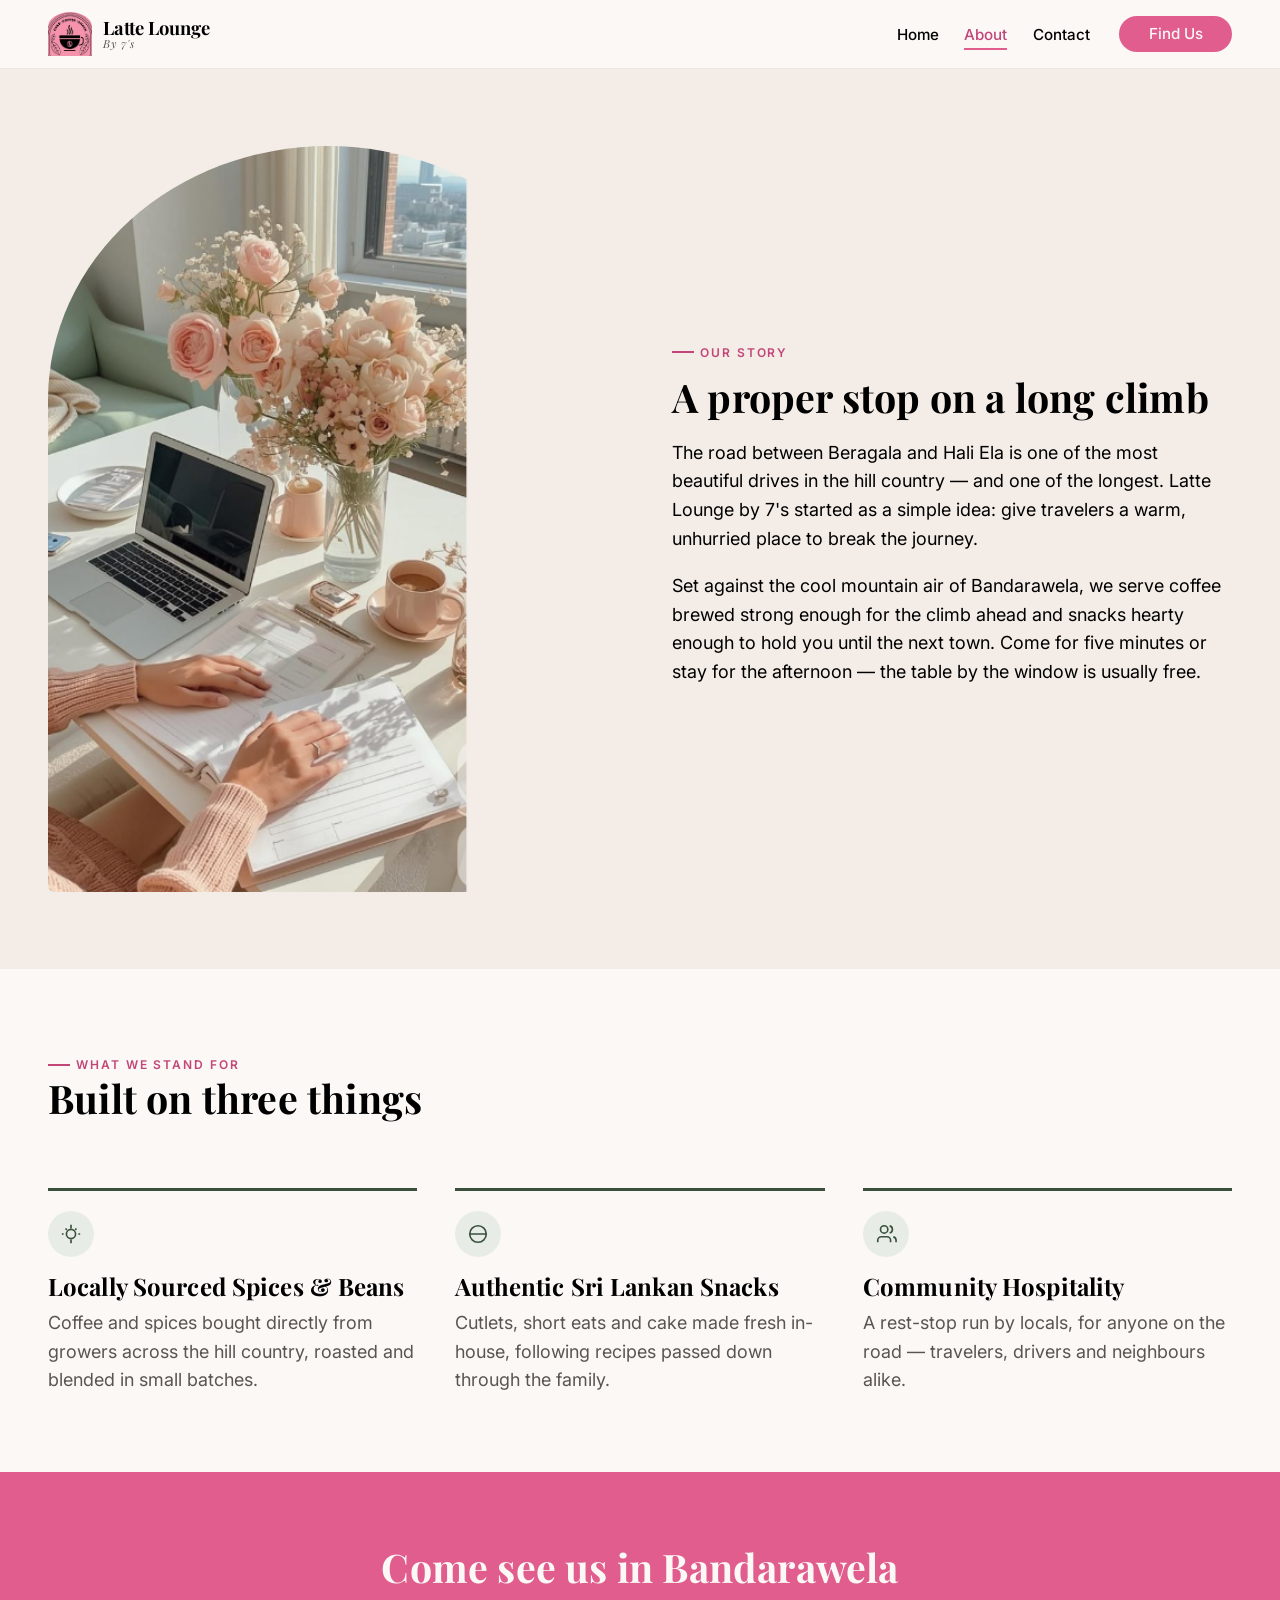
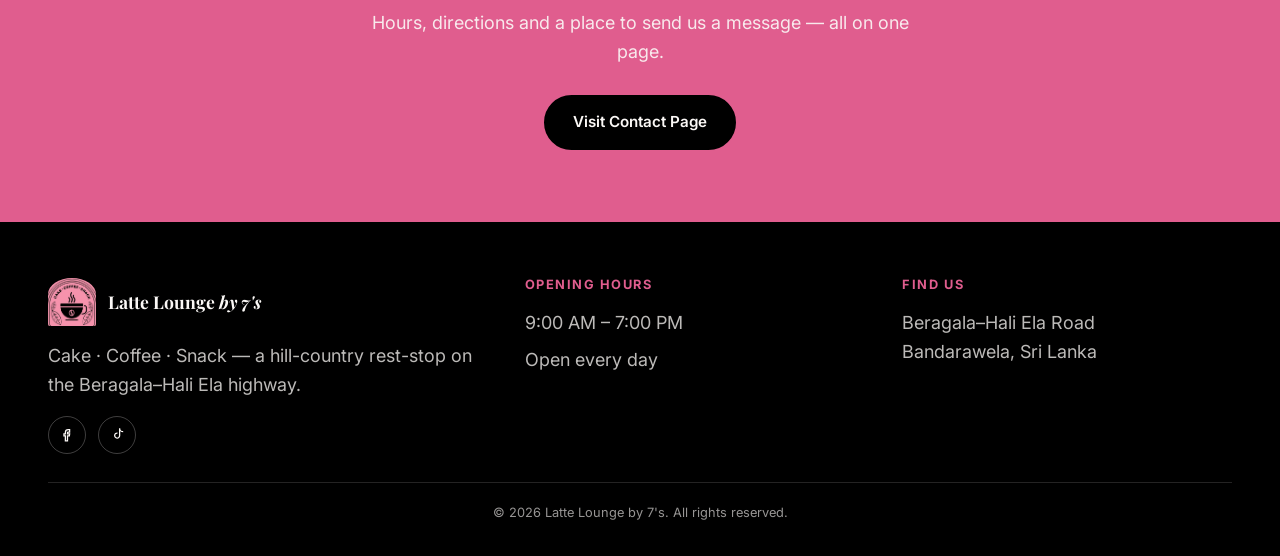
<file: latte-lounge/about.html>
<!DOCTYPE html>
<html lang="en">
<head>
<meta charset="UTF-8">
<meta name="viewport" content="width=device-width, initial-scale=1.0">
<title>About Us — Latte Lounge by 7's</title>
<meta name="description" content="Latte Lounge by 7's is a hill-country rest-stop on the Beragala–Hali Ela highway, built around locally sourced ingredients and Sri Lankan hospitality.">
<link rel="icon" href="assets/images/emblem-crop.png" type="image/png">
<link rel="stylesheet" href="assets/css/style.css">
</head>
<body>

<header class="site-header">
  <nav class="nav container" aria-label="Primary">
    <a href="index.html" class="nav-brand" aria-label="Latte Lounge by 7's — home">
      <img src="assets/images/emblem-crop.png" alt="Latte Lounge by 7's emblem">
      <span class="nav-brand-text">
        <strong>Latte Lounge</strong>
        <span>By 7's</span>
      </span>
    </a>
    <button class="nav-toggle" aria-label="Toggle menu" aria-expanded="false" aria-controls="primary-menu">
      <span></span><span></span><span></span>
    </button>
    <ul class="nav-menu" id="primary-menu">
      <li><a href="index.html" data-nav="index">Home</a></li>
      <li><a href="about.html" data-nav="about">About</a></li>
      <li><a href="contact.html" data-nav="contact">Contact</a></li>
      <li class="nav-cta"><a href="contact.html" class="btn btn-primary">Find Us</a></li>
    </ul>
  </nav>
</header>

<main id="main">

  <section class="section section--tint">
    <div class="container story">
      <div class="story-media">
        <div class="arch-frame">
          <img src="assets/images/about-lifestyle.png" alt="A traveler pausing to write at a sunlit table with coffee and fresh flowers nearby">
        </div>
      </div>
      <div class="story-copy">
        <span class="eyebrow">Our Story</span>
        <h2>A proper stop on a long climb</h2>
        <p>The road between Beragala and Hali Ela is one of the most beautiful drives in the hill country — and one of the longest. Latte Lounge by 7's started as a simple idea: give travelers a warm, unhurried place to break the journey.</p>
        <p>Set against the cool mountain air of Bandarawela, we serve coffee brewed strong enough for the climb ahead and snacks hearty enough to hold you until the next town. Come for five minutes or stay for the afternoon — the table by the window is usually free.</p>
      </div>
    </div>
  </section>

  <section class="section">
    <div class="container">
      <div class="section-head">
        <div>
          <span class="eyebrow">What We Stand For</span>
          <h2>Built on three things</h2>
        </div>
      </div>

      <div class="values-grid">
        <div class="value-card">
          <div class="value-icon" aria-hidden="true">
            <svg viewBox="0 0 24 24" fill="none" stroke="currentColor" stroke-width="1.8"><path d="M12 2v4M12 18v4M4 12H2M22 12h-2M6 6l1.5 1.5M18 6l-1.5 1.5"/><circle cx="12" cy="12" r="5"/></svg>
          </div>
          <h3>Locally Sourced Spices &amp; Beans</h3>
          <p>Coffee and spices bought directly from growers across the hill country, roasted and blended in small batches.</p>
        </div>
        <div class="value-card">
          <div class="value-icon" aria-hidden="true">
            <svg viewBox="0 0 24 24" fill="none" stroke="currentColor" stroke-width="1.8"><path d="M3 12h18M3 12a9 9 0 0 1 9-9M3 12a9 9 0 0 0 9 9M21 12a9 9 0 0 0-9-9M21 12a9 9 0 0 1-9 9"/></svg>
          </div>
          <h3>Authentic Sri Lankan Snacks</h3>
          <p>Cutlets, short eats and cake made fresh in-house, following recipes passed down through the family.</p>
        </div>
        <div class="value-card">
          <div class="value-icon" aria-hidden="true">
            <svg viewBox="0 0 24 24" fill="none" stroke="currentColor" stroke-width="1.8"><path d="M17 21v-2a4 4 0 0 0-4-4H7a4 4 0 0 0-4 4v2M10 11a4 4 0 1 0 0-8 4 4 0 0 0 0 8ZM23 21v-2a4 4 0 0 0-3-3.87M16 3.13a4 4 0 0 1 0 7.75"/></svg>
          </div>
          <h3>Community Hospitality</h3>
          <p>A rest-stop run by locals, for anyone on the road — travelers, drivers and neighbours alike.</p>
        </div>
      </div>
    </div>
  </section>

  <section class="cta-banner">
    <div class="container">
      <h2>Come see us in Bandarawela</h2>
      <p>Hours, directions and a place to send us a message — all on one page.</p>
      <div class="hero-ctas" style="justify-content:center; margin-top:1.75rem;">
        <a href="contact.html" class="btn btn-secondary" style="background:var(--espresso-black); color:var(--text-light); border-color:var(--espresso-black);">Visit Contact Page</a>
      </div>
    </div>
  </section>

</main>

<footer class="site-footer">
  <div class="container footer-inner">
    <div class="footer-col footer-brand-col">
      <div class="footer-brand">
        <img src="assets/images/emblem-crop.png" alt="Latte Lounge by 7's emblem">
        <strong>Latte Lounge <em style="font-style:italic;">by 7's</em></strong>
      </div>
      <p>Cake · Coffee · Snack — a hill-country rest-stop on the Beragala–Hali Ela highway.</p>
      <div class="footer-social" aria-label="Social media links">
        <a href="#" aria-label="Latte Lounge on Facebook">
          <svg viewBox="0 0 24 24" fill="none" stroke="currentColor" stroke-width="1.8"><path d="M15 8.5h-2a1 1 0 0 0-1 1V11h3l-.4 3H12v7h-3v-7H7v-3h2V9a4 4 0 0 1 4-4h2Z"/></svg>
        </a>
        <a href="#" aria-label="Latte Lounge on TikTok">
          <svg viewBox="0 0 24 24" fill="none" stroke="currentColor" stroke-width="1.8"><path d="M15 3v10.5a3.5 3.5 0 1 1-3-3.46M15 3a5 5 0 0 0 5 5"/></svg>
        </a>
      </div>
    </div>

    <div class="footer-col">
      <h4>Opening Hours</h4>
      <p data-hours>9:00 AM – 7:00 PM</p>
      <p>Open every day</p>
    </div>

    <div class="footer-col">
      <h4>Find Us</h4>
      <address>Beragala–Hali Ela Road<br>Bandarawela, Sri Lanka</address>
    </div>
  </div>
  <div class="container footer-bottom">
    <p>&copy; <span data-year>2026</span> Latte Lounge by 7's. All rights reserved.</p>
  </div>
</footer>

<script src="assets/js/main.js"></script>
</body>
</html>
</file>
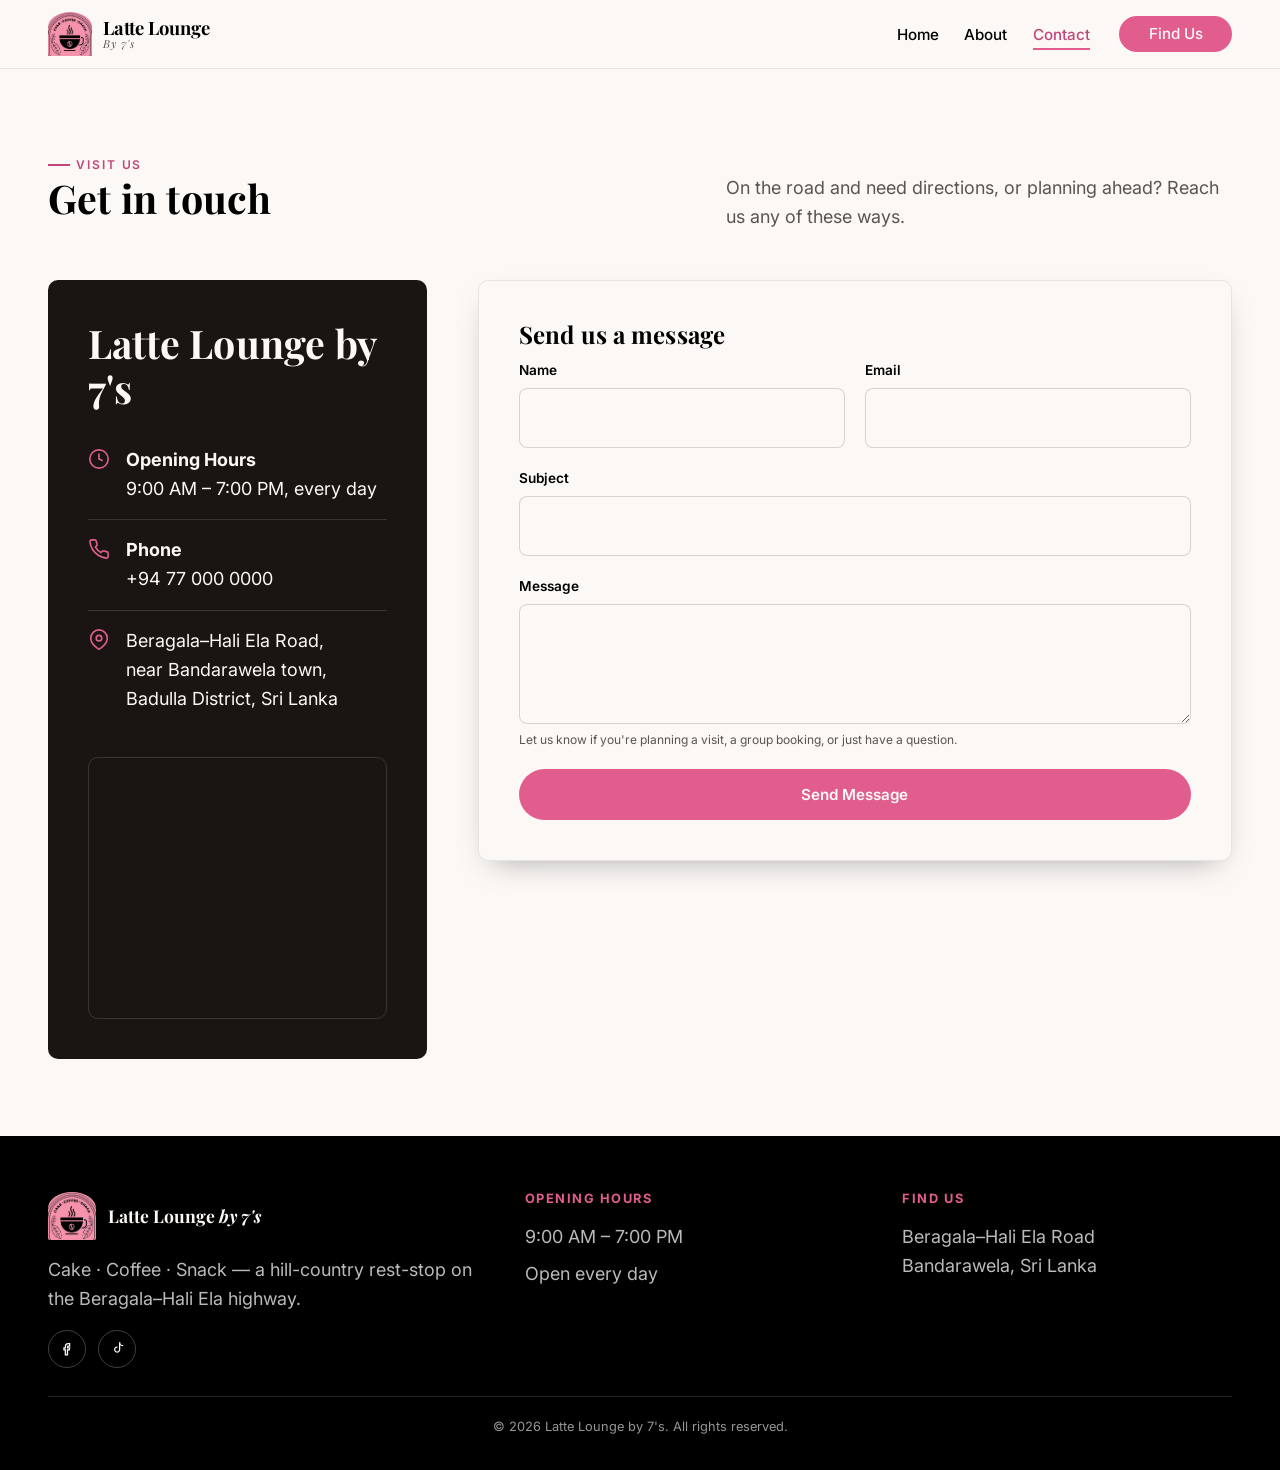
<file: latte-lounge/contact.html>
<!DOCTYPE html>
<html lang="en">
<head>
<meta charset="UTF-8">
<meta name="viewport" content="width=device-width, initial-scale=1.0">
<title>Contact &amp; Location — Latte Lounge by 7's</title>
<meta name="description" content="Find Latte Lounge by 7's on the Beragala–Hali Ela highway near Bandarawela. Opening hours, phone number, map and a contact form.">
<link rel="icon" href="assets/images/emblem-crop.png" type="image/png">
<link rel="stylesheet" href="assets/css/style.css">
</head>
<body>

<header class="site-header">
  <nav class="nav container" aria-label="Primary">
    <a href="index.html" class="nav-brand" aria-label="Latte Lounge by 7's — home">
      <img src="assets/images/emblem-crop.png" alt="Latte Lounge by 7's emblem">
      <span class="nav-brand-text">
        <strong>Latte Lounge</strong>
        <span>By 7's</span>
      </span>
    </a>
    <button class="nav-toggle" aria-label="Toggle menu" aria-expanded="false" aria-controls="primary-menu">
      <span></span><span></span><span></span>
    </button>
    <ul class="nav-menu" id="primary-menu">
      <li><a href="index.html" data-nav="index">Home</a></li>
      <li><a href="about.html" data-nav="about">About</a></li>
      <li><a href="contact.html" data-nav="contact">Contact</a></li>
      <li class="nav-cta"><a href="contact.html" class="btn btn-primary">Find Us</a></li>
    </ul>
  </nav>
</header>

<main id="main">
  <section class="section">
    <div class="container">
      <div class="section-head">
        <div>
          <span class="eyebrow">Visit Us</span>
          <h2>Get in touch</h2>
        </div>
        <p>On the road and need directions, or planning ahead? Reach us any of these ways.</p>
      </div>

      <div class="contact-grid">
        <div>
          <div class="info-card">
            <h2>Latte Lounge by 7's</h2>

            <div class="info-row">
              <svg class="icon" viewBox="0 0 24 24" fill="none" stroke="currentColor" stroke-width="1.8"><circle cx="12" cy="12" r="10"/><path d="M12 6v6l4 2"/></svg>
              <div>
                <strong>Opening Hours</strong><br>
                <span data-hours>9:00 AM – 7:00 PM</span>, every day
              </div>
            </div>

            <div class="info-row">
              <svg class="icon" viewBox="0 0 24 24" fill="none" stroke="currentColor" stroke-width="1.8"><path d="M22 16.92v3a2 2 0 0 1-2.18 2 19.8 19.8 0 0 1-8.63-3.07 19.5 19.5 0 0 1-6-6 19.8 19.8 0 0 1-3.07-8.67A2 2 0 0 1 4.11 2h3a2 2 0 0 1 2 1.72c.13.96.36 1.9.7 2.81a2 2 0 0 1-.45 2.11L8.09 9.91a16 16 0 0 0 6 6l1.27-1.27a2 2 0 0 1 2.11-.45c.9.34 1.85.57 2.81.7A2 2 0 0 1 22 16.92Z"/></svg>
              <div>
                <strong>Phone</strong><br>
                <a href="tel:+94770000000">+94 77 000 0000</a>
              </div>
            </div>

            <div class="info-row">
              <svg class="icon" viewBox="0 0 24 24" fill="none" stroke="currentColor" stroke-width="1.8"><path d="M21 10c0 7-9 12-9 12s-9-5-9-12a9 9 0 0 1 18 0Z"/><circle cx="12" cy="10" r="3"/></svg>
              <address>Beragala–Hali Ela Road,<br>near Bandarawela town,<br>Badulla District, Sri Lanka</address>
            </div>

            <div class="map-frame">
              <iframe
                src="https://www.google.com/maps?q=Bandarawela,Sri+Lanka&output=embed"
                title="Map showing the approximate location of Latte Lounge by 7's near Bandarawela"
                loading="lazy"
                referrerpolicy="no-referrer-when-downgrade">
              </iframe>
            </div>
          </div>
        </div>

        <div>
          <form class="contact-form" id="contact-form" novalidate>
            <h3>Send us a message</h3>
            <div class="form-row">
              <div class="field">
                <label for="name">Name</label>
                <input type="text" id="name" name="name" required autocomplete="name">
              </div>
              <div class="field">
                <label for="email">Email</label>
                <input type="email" id="email" name="email" required autocomplete="email">
              </div>
            </div>
            <div class="field">
              <label for="subject">Subject</label>
              <input type="text" id="subject" name="subject" required>
            </div>
            <div class="field">
              <label for="message">Message</label>
              <textarea id="message" name="message" required></textarea>
              <span class="hint">Let us know if you're planning a visit, a group booking, or just have a question.</span>
            </div>
            <button type="submit" class="btn btn-primary" style="width:100%;">Send Message</button>
          </form>
        </div>
      </div>
    </div>
  </section>
</main>

<footer class="site-footer">
  <div class="container footer-inner">
    <div class="footer-col footer-brand-col">
      <div class="footer-brand">
        <img src="assets/images/emblem-crop.png" alt="Latte Lounge by 7's emblem">
        <strong>Latte Lounge <em style="font-style:italic;">by 7's</em></strong>
      </div>
      <p>Cake · Coffee · Snack — a hill-country rest-stop on the Beragala–Hali Ela highway.</p>
      <div class="footer-social" aria-label="Social media links">
        <a href="#" aria-label="Latte Lounge on Facebook">
          <svg viewBox="0 0 24 24" fill="none" stroke="currentColor" stroke-width="1.8"><path d="M15 8.5h-2a1 1 0 0 0-1 1V11h3l-.4 3H12v7h-3v-7H7v-3h2V9a4 4 0 0 1 4-4h2Z"/></svg>
        </a>
        <a href="#" aria-label="Latte Lounge on TikTok">
          <svg viewBox="0 0 24 24" fill="none" stroke="currentColor" stroke-width="1.8"><path d="M15 3v10.5a3.5 3.5 0 1 1-3-3.46M15 3a5 5 0 0 0 5 5"/></svg>
        </a>
      </div>
    </div>

    <div class="footer-col">
      <h4>Opening Hours</h4>
      <p data-hours>9:00 AM – 7:00 PM</p>
      <p>Open every day</p>
    </div>

    <div class="footer-col">
      <h4>Find Us</h4>
      <address>Beragala–Hali Ela Road<br>Bandarawela, Sri Lanka</address>
    </div>
  </div>
  <div class="container footer-bottom">
    <p>&copy; <span data-year>2026</span> Latte Lounge by 7's. All rights reserved.</p>
  </div>
</footer>

<div class="toast" id="toast" role="status" aria-live="polite">
  <svg viewBox="0 0 24 24" fill="none" stroke="currentColor" stroke-width="2"><path d="M20 6 9 17l-5-5"/></svg>
  <span>Thanks — your message is on its way to us.</span>
</div>

<script src="assets/js/main.js"></script>
</body>
</html>
</file>
<file: assets/css/style.css>
/* =========================================================
   LATTE LOUNGE by 7's — Global Stylesheet
   Design concept: "The Road Up" — a rest stop on the
   Beragala–Hali Ela mountain highway. Structure borrows
   the vocabulary of the road itself: mile markers, hairpin
   bends, signposts.
   ========================================================= */

:root, :root[data-theme="light"] {
  /* ---- Theme Specifications ---- */
  --bg-primary: #FBF8F6;
  --bg-secondary: #FFFFFF;
  --text-main: #000000;
  --text-muted: #555555;
  --brand-accent: #E05D8E;
  --border-color: #E5E5E5;

  /* ---- Brand palette ---- */
  --pink: var(--brand-accent);
  --black: var(--text-main);
  --green: #3A503C;
  --cream: var(--bg-primary);
  --text-light: #FBF8F6;

  /* ---- Derived tints ---- */
  --cream-deep: #F1E6DE;
  --pink-tint: #F9E3EC;
  --pink-deep: #B8436A;
  --green-tint: #E7ECE4;
  --black-soft: #1A1714;
  --line: var(--border-color);

  /* ---- Header background ---- */
  --header-bg: rgba(251, 248, 246, 0.92);
}

:root[data-theme="dark"] {
  /* ---- Theme Specifications ---- */
  --bg-primary: #000000;
  --bg-secondary: #121212;
  --text-main: #FBF8F6;
  --text-muted: #AAAAAA;
  --brand-accent: #E05D8E;
  --border-color: #262626;

  /* ---- Brand palette ---- */
  --pink: var(--brand-accent);
  --black: var(--text-main);
  --green: #81C784;
  --cream: var(--bg-primary);
  --text-light: #FBF8F6;

  /* ---- Derived tints ---- */
  --cream-deep: #121212;
  --pink-tint: #2C1A22;
  --pink-deep: #F48FB1;
  --green-tint: #1C261C;
  --black-soft: #E5E0DD;
  --line: var(--border-color);

  /* ---- Header background ---- */
  --header-bg: rgba(0, 0, 0, 0.92);
}

:root {
  /* ---- Type ---- */
  --font-display: 'Playfair Display', Georgia, serif;
  --font-body: 'Inter', -apple-system, BlinkMacSystemFont, sans-serif;

  /* ---- Type scale (fluid) ---- */
  --step-eyebrow: 0.72rem;
  --step-body: clamp(0.98rem, 0.4vw + 0.9rem, 1.08rem);
  --step-lead: clamp(1.15rem, 0.6vw + 1rem, 1.35rem);
  --step-h3: clamp(1.3rem, 1vw + 1.1rem, 1.7rem);
  --step-h2: clamp(1.9rem, 2vw + 1.3rem, 2.6rem);
  --step-h1: clamp(2.5rem, 4vw + 1.5rem, 4.2rem);

  /* ---- Layout ---- */
  --container: 1200px;
  --gutter: clamp(1.25rem, 4vw, 2.5rem);
  --radius-sm: 4px;
  --radius-md: 10px;

  /* ---- Motion ---- */
  --ease: cubic-bezier(0.22, 1, 0.36, 1);
}

/* ---------- Reset ---------- */
*, *::before, *::after { box-sizing: border-box; }
html { scroll-behavior: smooth; }
@media (prefers-reduced-motion: reduce) {
  html { scroll-behavior: auto; }
  *, *::before, *::after {
    animation-duration: 0.001ms !important;
    animation-iteration-count: 1 !important;
    transition-duration: 0.001ms !important;
    scroll-behavior: auto !important;
  }
}

body, h1, h2, h3, h4, p, figure { margin: 0; }
ul { list-style: none; margin: 0; padding: 0; }
img { max-width: 100%; display: block; }
a { color: inherit; text-decoration: none; }
button { font: inherit; cursor: pointer; }
input, textarea { font: inherit; }

body {
  font-family: var(--font-body);
  font-size: var(--step-body);
  color: var(--black-soft);
  background: var(--cream);
  line-height: 1.6;
  -webkit-font-smoothing: antialiased;
}

h1, h2, h3, h4 {
  font-family: var(--font-display);
  color: var(--black);
  line-height: 1.15;
  font-weight: 700;
}

h1 { font-size: var(--step-h1); letter-spacing: -0.01em; }
h2 { font-size: var(--step-h2); letter-spacing: -0.005em; }
h3 { font-size: var(--step-h3); }

.lead { font-size: var(--step-lead); color: var(--black-soft); }

.eyebrow {
  display: inline-flex;
  align-items: center;
  gap: 0.55em;
  font-family: var(--font-body);
  font-size: var(--step-eyebrow);
  font-weight: 700;
  letter-spacing: 0.16em;
  text-transform: uppercase;
  color: var(--pink-deep);
}
.eyebrow::before {
  content: "";
  width: 8px;
  height: 8px;
  border-radius: 50%;
  background: var(--pink);
  flex: none;
}

.container {
  max-width: var(--container);
  margin-inline: auto;
  padding-inline: var(--gutter);
}

.visually-hidden {
  position: absolute;
  width: 1px; height: 1px;
  overflow: hidden;
  clip: rect(0 0 0 0);
  white-space: nowrap;
}

:focus-visible {
  outline: 3px solid var(--pink);
  outline-offset: 3px;
  border-radius: 2px;
}

/* ---------- Buttons ---------- */
.btn {
  display: inline-flex;
  align-items: center;
  gap: 0.6em;
  padding: 0.85em 1.6em;
  border-radius: 999px;
  border: 2px solid transparent;
  font-weight: 700;
  font-size: 0.95rem;
  letter-spacing: 0.01em;
  transition: transform 180ms var(--ease), background 180ms var(--ease), color 180ms var(--ease), border-color 180ms var(--ease);
}
.btn:hover { transform: translateY(-2px); }
.btn:active { transform: translateY(0); }

.btn-primary {
  background: var(--pink);
  color: var(--text-light);
  border-color: var(--pink);
}
.btn-primary:hover { background: var(--pink-deep); border-color: var(--pink-deep); }

.btn-outline {
  background: transparent;
  color: var(--text-main);
  border-color: var(--text-main);
}
.btn-outline:hover { background: var(--text-main); color: var(--bg-primary); }

.btn-outline.on-dark {
  color: var(--text-light);
  border-color: var(--text-light);
}
.btn-outline.on-dark:hover { background: var(--text-light); color: #000000; }

/* ---------- Header / Nav ---------- */
.site-header {
  position: sticky;
  top: 0;
  z-index: 100;
  background: var(--header-bg);
  backdrop-filter: blur(8px);
  border-bottom: 1px solid var(--line);
}

.nav {
  display: flex;
  align-items: center;
  justify-content: space-between;
  padding-block: 0.9rem;
  gap: 1rem;
}

.brand {
  display: flex;
  align-items: center;
  gap: 0.65rem;
}

.brand-emblem { height: 42px; width: auto; flex: none; border-radius: 6px; }

.brand-logo-full { height: 76px; width: auto; border-radius: 10px; }

.brand-text { display: flex; flex-direction: column; line-height: 1; }
.brand-title {
  font-family: var(--font-display);
  font-weight: 700;
  font-size: 1.25rem;
  letter-spacing: 0.02em;
  color: var(--black);
}
.brand-sub {
  font-family: var(--font-display);
  font-style: italic;
  font-size: 0.75rem;
  color: var(--pink-deep);
  margin-top: 0.15rem;
}

.nav-toggle {
  display: none;
  background: none;
  border: none;
  padding: 0.4rem;
  flex-direction: column;
  gap: 5px;
}
.nav-toggle span {
  width: 24px;
  height: 2px;
  background: var(--black);
  transition: transform 220ms var(--ease), opacity 220ms var(--ease);
}
.nav-toggle[aria-expanded="true"] span:nth-child(1) { transform: translateY(7px) rotate(45deg); }
.nav-toggle[aria-expanded="true"] span:nth-child(2) { opacity: 0; }
.nav-toggle[aria-expanded="true"] span:nth-child(3) { transform: translateY(-7px) rotate(-45deg); }

.nav-menu {
  display: flex;
  align-items: center;
  gap: clamp(1.1rem, 2vw, 2rem);
}

.nav-menu a {
  position: relative;
  font-weight: 600;
  font-size: 0.95rem;
  padding-block: 0.3rem;
}
.nav-menu a::after {
  content: "";
  position: absolute;
  left: 0; bottom: -2px;
  width: 100%; height: 2px;
  background: var(--pink);
  transform: scaleX(0);
  transform-origin: left;
  transition: transform 220ms var(--ease);
}
.nav-menu a:hover::after { transform: scaleX(1); }
.nav-menu a[aria-current="page"] { color: var(--pink-deep); }
.nav-menu a[aria-current="page"]::after { transform: scaleX(1); }

@media (max-width: 780px) {
  .nav-toggle { display: inline-flex; }
  .nav-menu {
    position: absolute;
    top: 100%; left: 0; right: 0;
    flex-direction: column;
    align-items: flex-start;
    background: var(--cream);
    border-bottom: 1px solid var(--line);
    padding: 1rem var(--gutter) 1.5rem;
    gap: 1rem;
    transform: translateY(-8px);
    opacity: 0;
    pointer-events: none;
    transition: transform 220ms var(--ease), opacity 220ms var(--ease);
  }
  .nav-menu.is-open {
    transform: translateY(0);
    opacity: 1;
    pointer-events: auto;
  }
  .nav-menu .btn-primary { width: 100%; justify-content: center; }
}

/* ---------- Hero ---------- */
.hero {
  position: relative;
  overflow: hidden;
  padding-block: clamp(3rem, 8vw, 6rem) clamp(3.5rem, 9vw, 7rem);
  background: #000000;
  color: var(--text-light);
}

.hero-road {
  position: absolute;
  inset: 0;
  width: 100%;
  height: 100%;
  opacity: 0.5;
  pointer-events: none;
}

.hero-grid {
  position: relative;
  z-index: 1;
  display: grid;
  grid-template-columns: 1.1fr 0.9fr;
  gap: clamp(2rem, 5vw, 4rem);
  align-items: center;
}

@media (max-width: 860px) {
  .hero-grid { grid-template-columns: 1fr; }
}

.hero-marker {
  color: var(--text-light);
  opacity: 0.75;
}
.hero-marker::before { background: var(--pink); }

.hero h1 { color: var(--text-light); margin-top: 0.9rem; }
.hero .lead { color: rgba(251, 248, 246, 0.82); margin-top: 1.1rem; max-width: 46ch; }

.hero-ctas {
  display: flex;
  flex-wrap: wrap;
  gap: 0.9rem;
  margin-top: 2rem;
}

.hero-figure {
  position: relative;
  border-radius: var(--radius-md);
  overflow: hidden;
  aspect-ratio: 4 / 5;
  border: 1px solid rgba(251, 248, 246, 0.18);
}
.hero-figure img { width: 100%; height: 100%; object-fit: cover; }
.hero-figure-tag {
  position: absolute;
  left: 1rem; bottom: 1rem;
  background: var(--cream);
  color: var(--black);
  padding: 0.5rem 0.9rem;
  border-radius: 999px;
  font-size: 0.78rem;
  font-weight: 700;
  letter-spacing: 0.04em;
  display: flex;
  align-items: center;
  gap: 0.5rem;
}
.hero-figure-tag::before {
  content: "";
  width: 7px; height: 7px;
  border-radius: 50%;
  background: var(--green);
}

/* ---------- Sections ---------- */
.section { padding-block: clamp(3rem, 7vw, 5.5rem); }
.section-deep { background: var(--cream-deep); }
.section-head {
  max-width: 60ch;
  margin-bottom: clamp(2rem, 4vw, 3rem);
}
.section-head h2 { margin-top: 0.75rem; }

/* ---------- Waypoint divider (signature element) ---------- */
.waypoint {
  display: flex;
  align-items: center;
  gap: 1rem;
  margin-block: clamp(2.5rem, 6vw, 4rem);
  color: var(--black-soft);
}
.waypoint-dot {
  flex: none;
  width: 12px; height: 12px;
  border-radius: 50%;
  background: var(--pink);
  border: 3px solid var(--cream);
  box-shadow: 0 0 0 2px var(--pink);
}
.waypoint-line {
  flex: 1;
  height: 1px;
  background: repeating-linear-gradient(to right, var(--black-soft) 0 6px, transparent 6px 12px);
  opacity: 0.35;
}
.waypoint-label {
  font-size: var(--step-eyebrow);
  font-weight: 700;
  letter-spacing: 0.14em;
  text-transform: uppercase;
  white-space: nowrap;
}

/* ---------- Cards: Offers ---------- */
.card-grid {
  display: grid;
  grid-template-columns: repeat(3, 1fr);
  gap: clamp(1.25rem, 3vw, 1.75rem);
}
@media (max-width: 900px) { .card-grid { grid-template-columns: 1fr 1fr; } }
@media (max-width: 620px) { .card-grid { grid-template-columns: 1fr; } }

.offer-card {
  background: var(--bg-secondary);
  border: 1px solid var(--line);
  border-radius: var(--radius-md);
  padding: 1.6rem;
  display: flex;
  flex-direction: column;
  gap: 0.85rem;
  transition: border-color 200ms var(--ease), transform 200ms var(--ease);
}
.offer-card:hover { border-color: var(--pink); transform: translateY(-4px); }

.tag-chip {
  align-self: flex-start;
  font-size: 0.7rem;
  font-weight: 700;
  letter-spacing: 0.08em;
  text-transform: uppercase;
  padding: 0.3rem 0.7rem;
  border-radius: 999px;
  background: var(--pink-tint);
  color: var(--pink-deep);
}
.tag-chip.tag-cake { background: var(--pink-tint); color: var(--pink-deep); }
.tag-chip.tag-coffee { background: var(--text-main); color: var(--bg-primary); }
.tag-chip.tag-snack { background: var(--green-tint); color: var(--green); }

.offer-card time {
  font-size: 0.8rem;
  color: var(--black-soft);
  opacity: 0.65;
}

/* ---------- Featured items ---------- */
.item-card {
  background: var(--bg-secondary);
  border: 1px solid var(--line);
  border-radius: var(--radius-md);
  overflow: hidden;
  display: flex;
  flex-direction: column;
}
.item-media {
  aspect-ratio: 5 / 4;
  background: var(--green-tint);
  overflow: hidden;
}
.item-media img {
  width: 100%;
  height: 100%;
  object-fit: cover;
  transition: transform 320ms var(--ease);
}
.item-card:hover .item-media img { transform: scale(1.04); }
.item-body { padding: 1.4rem; display: flex; flex-direction: column; gap: 0.6rem; flex: 1; }
.item-top { display: flex; align-items: baseline; justify-content: space-between; gap: 0.75rem; }
.item-price { font-family: var(--font-display); font-weight: 700; color: var(--pink-deep); white-space: nowrap; }
.item-desc { font-size: 0.94rem; color: var(--black-soft); opacity: 0.85; flex: 1; }

/* ---------- Values (about page) ---------- */
.values-grid {
  display: grid;
  grid-template-columns: repeat(3, 1fr);
  gap: clamp(1.5rem, 3vw, 2rem);
}
@media (max-width: 780px) { .values-grid { grid-template-columns: 1fr; } }

.value-card { display: flex; flex-direction: column; gap: 0.9rem; }
.value-icon {
  width: 52px; height: 52px;
  border-radius: 50%;
  background: var(--text-main);
  display: flex;
  align-items: center;
  justify-content: center;
}
.value-icon svg { width: 24px; height: 24px; stroke: var(--bg-primary); }

/* ---------- Story (about page) ---------- */
.story-grid {
  display: grid;
  grid-template-columns: 1fr 1fr;
  gap: clamp(2rem, 5vw, 4rem);
  align-items: center;
}
@media (max-width: 860px) { .story-grid { grid-template-columns: 1fr; } }
.story-figure {
  border-radius: var(--radius-md);
  overflow: hidden;
  aspect-ratio: 4 / 5;
  border: 1px solid var(--line);
}
.story-figure img { width: 100%; height: 100%; object-fit: cover; }
.story-copy p + p { margin-top: 1rem; }

/* ---------- Contact page ---------- */
.contact-grid {
  display: grid;
  grid-template-columns: 0.85fr 1.15fr;
  gap: clamp(2rem, 4vw, 3.5rem);
  align-items: start;
}
@media (max-width: 900px) { .contact-grid { grid-template-columns: 1fr; } }

.info-card {
  background: var(--cream-deep);
  border-radius: var(--radius-md);
  padding: clamp(1.5rem, 3vw, 2.2rem);
  display: flex;
  flex-direction: column;
  gap: 1.5rem;
}
.info-block h3 { font-size: 1.05rem; margin-bottom: 0.5rem; }
.info-block address { font-style: normal; opacity: 0.85; }
.info-block p { opacity: 0.85; }
.info-block a.phone-link { color: var(--pink-deep); font-weight: 700; }

.map-frame {
  margin-top: 1.4rem;
  border-radius: var(--radius-sm);
  overflow: hidden;
  border: 1px solid var(--line);
  aspect-ratio: 16 / 10;
}
.map-frame iframe { width: 100%; height: 100%; border: 0; }

/* ---------- Form ---------- */
.contact-form {
  background: var(--cream);
  border: 1px solid var(--line);
  border-radius: var(--radius-md);
  padding: clamp(1.5rem, 3vw, 2.2rem);
  display: flex;
  flex-direction: column;
  gap: 1.15rem;
}
.form-row { display: grid; grid-template-columns: 1fr 1fr; gap: 1.15rem; }
@media (max-width: 560px) { .form-row { grid-template-columns: 1fr; } }

.field { display: flex; flex-direction: column; gap: 0.4rem; }
.field label { font-size: 0.85rem; font-weight: 700; letter-spacing: 0.02em; }
.field label .req { color: var(--pink-deep); }
.field input, .field textarea {
  border: 1.5px solid var(--line);
  border-radius: var(--radius-sm);
  padding: 0.75em 0.9em;
  background: var(--cream);
  color: var(--black-soft);
  transition: border-color 180ms var(--ease);
}
.field input:focus, .field textarea:focus {
  border-color: var(--pink);
  outline: none;
}
.field textarea { resize: vertical; min-height: 120px; }
.field small { font-size: 0.75rem; opacity: 0.6; }

.form-submit { align-self: flex-start; margin-top: 0.3rem; }

/* ---------- Toast ---------- */
.toast {
  position: fixed;
  left: 50%;
  bottom: 1.5rem;
  transform: translate(-50%, 130%);
  background: var(--green);
  color: var(--text-light);
  padding: 0.95rem 1.4rem;
  border-radius: var(--radius-md);
  display: flex;
  align-items: center;
  gap: 0.7rem;
  box-shadow: 0 10px 30px rgba(0,0,0,0.2);
  z-index: 1000;
  max-width: calc(100% - 2rem);
  transition: transform 320ms var(--ease);
}
.toast.is-visible { transform: translate(-50%, 0); }
.toast-icon { flex: none; width: 20px; height: 20px; }

/* ---------- Footer ---------- */
.site-footer {
  background: #000000;
  color: var(--text-light);
  padding-block: clamp(2.5rem, 5vw, 3.5rem) 1.5rem;
}
.footer-grid {
  display: grid;
  grid-template-columns: 1.3fr 1fr 1fr;
  gap: clamp(1.75rem, 4vw, 3rem);
}
@media (max-width: 720px) { .footer-grid { grid-template-columns: 1fr 1fr; } }
@media (max-width: 480px) { .footer-grid { grid-template-columns: 1fr; } }

.footer-brand .brand-title, .footer-brand .brand-sub { color: var(--text-light); }
.footer-brand .brand-sub { color: #E7A9C0; }
.footer-tagline { opacity: 0.65; margin-top: 0.9rem; max-width: 34ch; font-size: 0.92rem; }

.footer-col h4 {
  color: var(--text-light);
  font-family: var(--font-body);
  font-size: 0.78rem;
  font-weight: 700;
  letter-spacing: 0.12em;
  text-transform: uppercase;
  margin-bottom: 1rem;
  opacity: 0.8;
}
.footer-col li { margin-bottom: 0.55rem; opacity: 0.85; font-size: 0.92rem; }
.footer-col address { font-style: normal; }

.social-row { display: flex; gap: 0.75rem; margin-top: 1rem; }
.social-row a {
  width: 36px; height: 36px;
  border-radius: 50%;
  border: 1px solid rgba(251,248,246,0.3);
  display: flex; align-items: center; justify-content: center;
  transition: background 180ms var(--ease), border-color 180ms var(--ease);
}
.social-row a:hover { background: var(--pink); border-color: var(--pink); }
.social-row svg { width: 16px; height: 16px; stroke: var(--text-light); }

.footer-bottom {
  margin-top: clamp(2rem, 4vw, 3rem);
  padding-top: 1.25rem;
  border-top: 1px solid rgba(251,248,246,0.15);
  display: flex;
  justify-content: space-between;
  flex-wrap: wrap;
  gap: 0.5rem;
  font-size: 0.82rem;
  opacity: 0.65;
}

/* ---------- Menu Tabs ---------- */
.menu-tabs {
  display: flex;
  justify-content: center;
  gap: 0.75rem;
  margin-bottom: 2rem;
  flex-wrap: wrap;
}
.menu-tab {
  background: transparent;
  border: 1px solid var(--line);
  color: var(--black-soft);
  padding: 0.5rem 1.2rem;
  border-radius: 999px;
  font-weight: 600;
  font-size: 0.9rem;
  transition: all 180ms var(--ease);
}
.menu-tab:hover {
  border-color: var(--pink);
  color: var(--pink);
  background: var(--pink-tint);
}
.menu-tab.is-active {
  background: var(--pink);
  color: var(--text-light);
  border-color: var(--pink);
  box-shadow: 0 4px 10px rgba(224, 93, 142, 0.25);
}

/* ---------- Floating Cart ---------- */
.floating-cart {
  position: fixed;
  bottom: 2rem;
  right: 2rem;
  width: 60px;
  height: 60px;
  background: rgba(224, 93, 142, 0.92);
  backdrop-filter: blur(8px);
  border: 1px solid rgba(255, 255, 255, 0.2);
  border-radius: 50%;
  color: var(--text-light);
  display: flex;
  align-items: center;
  justify-content: center;
  box-shadow: 0 8px 30px rgba(0, 0, 0, 0.25);
  z-index: 1000;
  transition: transform 200ms var(--ease), background 200ms var(--ease);
}
.floating-cart:hover {
  transform: scale(1.08) translateY(-2px);
  background: var(--pink-deep);
}
.floating-cart:active {
  transform: scale(0.95);
}
.floating-cart svg {
  width: 26px;
  height: 26px;
}
.cart-count {
  position: absolute;
  top: -2px;
  right: -2px;
  background: var(--text-main);
  color: var(--bg-primary);
  border: 2px solid var(--cream);
  border-radius: 50%;
  width: 24px;
  height: 24px;
  font-size: 0.75rem;
  font-weight: 700;
  display: flex;
  align-items: center;
  justify-content: center;
  transition: transform 150ms var(--ease);
}
.cart-count.pop {
  animation: badge-pop 300ms var(--ease);
}
@keyframes badge-pop {
  0% { transform: scale(1); }
  50% { transform: scale(1.3); }
  100% { transform: scale(1); }
}

/* ---------- Cart Drawer ---------- */
.cart-backdrop {
  position: fixed;
  top: 0; left: 0;
  width: 100vw; height: 100vh;
  background: rgba(0, 0, 0, 0.5);
  backdrop-filter: blur(4px);
  z-index: 1050;
  opacity: 0;
  pointer-events: none;
  transition: opacity 300ms var(--ease);
}
.cart-backdrop.is-visible {
  opacity: 1;
  pointer-events: auto;
}

.cart-drawer {
  position: fixed;
  top: 0; right: 0;
  width: 100%;
  max-width: 460px;
  height: 100vh;
  background: #1A1714; /* Premium dark background */
  color: #FBF8F6;
  z-index: 1100;
  transform: translateX(100%);
  box-shadow: -10px 0 40px rgba(0, 0, 0, 0.45);
  transition: transform 300ms var(--ease);
  display: flex;
  flex-direction: column;
}
.cart-drawer.is-open {
  transform: translateX(0);
}

.cart-drawer-header {
  padding: 1.5rem;
  border-bottom: 1px solid rgba(255, 255, 255, 0.08);
  display: flex;
  align-items: center;
  justify-content: space-between;
}
.cart-drawer-header h2 {
  font-family: var(--font-display);
  color: #FBF8F6;
  margin: 0;
  font-size: 1.5rem;
}
.cart-drawer-close {
  background: transparent;
  border: none;
  color: rgba(255, 255, 255, 0.6);
  font-size: 1.5rem;
  display: flex;
  align-items: center;
  justify-content: center;
  padding: 0.5rem;
  transition: color 180ms var(--ease);
}
.cart-drawer-close:hover {
  color: var(--pink);
}

.cart-drawer-items {
  flex: 1;
  overflow-y: auto;
  padding: 1.5rem;
  display: flex;
  flex-direction: column;
  gap: 1.25rem;
}

.cart-empty-message {
  text-align: center;
  color: rgba(255, 255, 255, 0.4);
  margin-top: 3rem;
  display: flex;
  flex-direction: column;
  align-items: center;
  gap: 0.5rem;
}
.cart-empty-message svg {
  width: 48px;
  height: 48px;
  stroke: rgba(255, 255, 255, 0.2);
  margin-bottom: 1rem;
}

.cart-item {
  display: flex;
  gap: 1rem;
  align-items: center;
  padding-bottom: 1.25rem;
  border-bottom: 1px solid rgba(255, 255, 255, 0.05);
}
.cart-item-img {
  width: 60px;
  height: 60px;
  border-radius: var(--radius-sm);
  object-fit: cover;
  background: rgba(255, 255, 255, 0.05);
}
.cart-item-details {
  flex: 1;
}
.cart-item-details h4 {
  font-family: var(--font-body);
  font-size: 0.95rem;
  font-weight: 600;
  color: #FBF8F6;
  margin: 0 0 0.25rem 0;
}
.cart-item-details .item-price {
  font-size: 0.85rem;
  color: var(--pink);
  font-weight: bold;
}
.cart-item-controls {
  display: flex;
  align-items: center;
  gap: 0.5rem;
}
.cart-qty-btn {
  width: 28px;
  height: 28px;
  border-radius: 50%;
  border: 1px solid rgba(255, 255, 255, 0.25);
  background: transparent;
  color: #FBF8F6;
  display: flex;
  align-items: center;
  justify-content: center;
  font-size: 0.9rem;
  transition: all 180ms var(--ease);
}
.cart-qty-btn:hover {
  background: var(--pink);
  border-color: var(--pink);
}
.cart-qty-val {
  font-size: 0.95rem;
  font-weight: 600;
  width: 24px;
  text-align: center;
}
.cart-item-remove {
  background: transparent;
  border: none;
  color: rgba(255, 255, 255, 0.4);
  padding: 0.25rem;
  transition: color 180ms var(--ease);
  display: flex;
  align-items: center;
  justify-content: center;
}
.cart-item-remove:hover {
  color: #FF5A5F;
}

.cart-drawer-summary {
  padding: 1.5rem;
  background: rgba(0, 0, 0, 0.25);
  border-top: 1px solid rgba(255, 255, 255, 0.08);
}
.summary-row {
  display: flex;
  justify-content: space-between;
  font-size: 1.15rem;
  font-weight: 700;
  margin-bottom: 1.25rem;
}
.summary-row span:last-child {
  color: var(--pink);
}

.cart-checkout-form {
  display: flex;
  flex-direction: column;
  gap: 0.85rem;
}
.cart-checkout-form h3 {
  font-family: var(--font-body);
  font-size: 0.85rem;
  text-transform: uppercase;
  letter-spacing: 0.08em;
  color: rgba(255, 255, 255, 0.5);
  margin: 0 0 0.5rem 0;
}
.form-group {
  display: flex;
  flex-direction: column;
  gap: 0.35rem;
}
.form-group label {
  font-size: 0.8rem;
  color: rgba(255, 255, 255, 0.7);
  font-weight: 500;
}
.form-group input, .form-group textarea {
  background: rgba(255, 255, 255, 0.05);
  border: 1px solid rgba(255, 255, 255, 0.15);
  border-radius: var(--radius-sm);
  padding: 0.65rem;
  color: #FBF8F6;
  font-size: 0.9rem;
  transition: border-color 180ms var(--ease);
}
.form-group input:focus, .form-group textarea:focus {
  outline: none;
  border-color: var(--pink);
}
.checkout-btn {
  width: 100%;
  justify-content: center;
  padding: 0.85em;
  font-size: 1rem;
}

/* ---------- Newsletter Section ---------- */
.newsletter-section {
  background: var(--cream-deep);
}
.newsletter-card {
  background: #000000;
  color: var(--text-light);
  border-radius: var(--radius-md);
  padding: clamp(2rem, 5vw, 3.5rem);
  display: grid;
  grid-template-columns: 1.2fr 1fr;
  gap: clamp(2rem, 5vw, 4rem);
  align-items: center;
  box-shadow: 0 15px 40px rgba(0, 0, 0, 0.15);
}
@media (max-width: 860px) {
  .newsletter-card {
    grid-template-columns: 1fr;
    padding: 2.5rem 2rem;
  }
}
.newsletter-content h2 {
  color: var(--text-light);
  margin-top: 0.5rem;
  margin-bottom: 1rem;
}
.newsletter-content p {
  opacity: 0.75;
  font-size: 0.96rem;
  line-height: 1.6;
}
.newsletter-form .form-group-row {
  display: flex;
  flex-direction: row;
  gap: 0.5rem;
  align-items: flex-start;
}
.newsletter-form input {
  flex: 1;
  background: rgba(255, 255, 255, 0.1);
  border: 1px solid rgba(255, 255, 255, 0.2);
  border-radius: 999px;
  padding: 0.8rem 1.4rem;
  color: var(--text-light);
  font-size: 0.95rem;
  transition: border-color 180ms var(--ease);
}
.newsletter-form input:focus {
  outline: none;
  border-color: var(--pink);
}
.newsletter-form button {
  border-radius: 999px;
  padding: 0.8rem 1.6rem;
}
@media (max-width: 480px) {
  .newsletter-form .form-group-row {
    flex-direction: column;
    width: 100%;
  }
  .newsletter-form input {
    width: 100%;
  }
  .newsletter-form button {
    width: 100%;
    justify-content: center;
  }
}
.form-feedback {
  font-size: 0.85rem;
  margin-top: 0.5rem;
  padding-left: 0.5rem;
  display: block;
}
.form-feedback.success {
  color: #4BB543;
}
.form-feedback.error {
  color: #FF5A5F;
}

/* ---------- Theme Toggle ---------- */
.theme-toggle {
  background: none;
  border: 1px solid var(--border-color);
  color: var(--black);
  width: 40px;
  height: 40px;
  border-radius: 50%;
  display: flex;
  align-items: center;
  justify-content: center;
  padding: 0;
  margin-left: auto;
  transition: border-color 180ms var(--ease), color 180ms var(--ease), transform 180ms var(--ease);
}
.theme-toggle:hover {
  border-color: var(--pink);
  color: var(--pink);
  transform: scale(1.05);
}
.theme-toggle:active {
  transform: scale(0.95);
}
.theme-toggle svg {
  width: 18px;
  height: 18px;
  stroke: currentColor;
  fill: none;
  transition: transform 300ms var(--ease);
}
.theme-toggle:hover svg {
  transform: rotate(15deg);
}

/* Toggle icons display based on theme */
:root[data-theme="light"] .theme-toggle .sun-icon { display: none; }
:root[data-theme="light"] .theme-toggle .moon-icon { display: block; }
:root[data-theme="dark"] .theme-toggle .sun-icon { display: block; }
:root[data-theme="dark"] .theme-toggle .moon-icon { display: none; }

/* In mobile layouts, adjust margin to place it nicely near nav toggle */
@media (max-width: 780px) {
  .theme-toggle {
    margin-left: auto;
    margin-right: 0.5rem;
  }
}

@media (min-width: 781px) {
  .nav-menu {
    margin-left: auto;
  }
  .theme-toggle {
    margin-left: 1.5rem;
  }
}

/* ---------- Logo Switching ---------- */
:root[data-theme="light"] .dark-logo { display: none !important; }
:root[data-theme="light"] .light-logo { display: block !important; }
:root[data-theme="dark"] .dark-logo { display: block !important; }
:root[data-theme="dark"] .light-logo { display: none !important; }

/* Custom styled scrollbars for dark mode */
:root[data-theme="dark"] ::-webkit-scrollbar {
  width: 10px;
}
:root[data-theme="dark"] ::-webkit-scrollbar-track {
  background: var(--bg-primary);
}
:root[data-theme="dark"] ::-webkit-scrollbar-thumb {
  background: var(--border-color);
  border-radius: var(--radius-sm);
}
:root[data-theme="dark"] ::-webkit-scrollbar-thumb:hover {
  background: var(--brand-accent);
}
</file>
<file: latte-lounge/assets/css/style.css>
/* =========================================================
   Latte Lounge by 7's — Global Stylesheet
   Design tokens live in :root. No frameworks, vanilla CSS only.
   ========================================================= */

@import url('https://fonts.googleapis.com/css2?family=Playfair+Display:ital,wght@0,500;0,600;0,700;1,500&family=Inter:wght@400;500;600;700&display=swap');

:root {
  /* ---- Brand palette (derived from logo) ---- */
  --brand-pink: #E05D8E;
  --brand-pink-deep: #C24678;
  --brand-pink-soft: #F3D3DF;
  --espresso-black: #000000;
  --espresso-soft: #1A1512;
  --leaf-green: #3A503C;
  --leaf-green-soft: #E7EDE6;
  --cream: #FBF8F6;
  --cream-dim: #F3ECE7;
  --text-main: #000000;
  --text-light: #FBF8F6;
  --text-muted: #5B5450;

  /* ---- Type ---- */
  --font-display: 'Playfair Display', serif;
  --font-body: 'Inter', sans-serif;

  --step-0: clamp(1rem, 0.95rem + 0.25vw, 1.125rem);
  --step-1: clamp(1.25rem, 1.15rem + 0.5vw, 1.5rem);
  --step-2: clamp(1.75rem, 1.5rem + 1.2vw, 2.5rem);
  --step-3: clamp(2.25rem, 1.8rem + 2.2vw, 3.75rem);

  /* ---- Layout ---- */
  --container-max: 1200px;
  --gutter: clamp(1.25rem, 4vw, 3rem);
  --radius-soft: 10px;
  --arch-radius: 50% 50% var(--radius-soft) var(--radius-soft) / 34% 34% 0.6% 0.6%;

  --shadow-card: 0 12px 30px -14px rgba(0, 0, 0, 0.35);
}

/* ---------------------------------------------------------
   Reset
   --------------------------------------------------------- */
*, *::before, *::after { box-sizing: border-box; }
html { scroll-behavior: smooth; }
body {
  margin: 0;
  font-family: var(--font-body);
  color: var(--text-main);
  background: var(--cream);
  font-size: var(--step-0);
  line-height: 1.6;
}
img { max-width: 100%; display: block; }
a { color: inherit; text-decoration: none; }
ul { list-style: none; margin: 0; padding: 0; }
button { font-family: inherit; cursor: pointer; }
h1, h2, h3, h4 {
  font-family: var(--font-display);
  line-height: 1.15;
  margin: 0 0 0.5em;
  letter-spacing: 0.005em;
}
h1 { font-size: var(--step-3); }
h2 { font-size: var(--step-2); }
h3 { font-size: var(--step-1); }
p { margin: 0 0 1em; }

:focus-visible {
  outline: 3px solid var(--leaf-green);
  outline-offset: 3px;
}

.container {
  width: min(100% - (var(--gutter) * 2), var(--container-max));
  margin-inline: auto;
}

.eyebrow {
  font-family: var(--font-body);
  font-weight: 600;
  text-transform: uppercase;
  letter-spacing: 0.16em;
  font-size: 0.75rem;
  color: var(--brand-pink-deep);
  display: inline-flex;
  align-items: center;
  gap: 0.5em;
}
.eyebrow::before {
  content: "";
  width: 22px;
  height: 2px;
  background: var(--brand-pink-deep);
  display: inline-block;
}

.section {
  padding-block: clamp(3rem, 6vw, 6rem);
}
.section--tint {
  background: var(--cream-dim);
}

/* ---------------------------------------------------------
   Buttons
   --------------------------------------------------------- */
.btn {
  display: inline-flex;
  align-items: center;
  justify-content: center;
  gap: 0.5em;
  padding: 0.9em 1.8em;
  border-radius: 999px;
  font-weight: 600;
  font-size: 0.95rem;
  border: 2px solid transparent;
  transition: transform 0.2s ease, background-color 0.2s ease, color 0.2s ease, border-color 0.2s ease;
  white-space: nowrap;
}
.btn:hover { transform: translateY(-2px); }
.btn-primary {
  background: var(--brand-pink);
  color: var(--text-light);
}
.btn-primary:hover { background: var(--brand-pink-deep); }
.btn-secondary {
  background: transparent;
  border-color: var(--espresso-black);
  color: var(--espresso-black);
}
.btn-secondary:hover {
  background: var(--espresso-black);
  color: var(--text-light);
}
.btn-outline-light {
  background: transparent;
  border-color: var(--text-light);
  color: var(--text-light);
}
.btn-outline-light:hover {
  background: var(--text-light);
  color: var(--espresso-black);
}

/* ---------------------------------------------------------
   Header / Navigation
   --------------------------------------------------------- */
.site-header {
  position: sticky;
  top: 0;
  z-index: 50;
  background: rgba(251, 248, 246, 0.92);
  backdrop-filter: blur(10px);
  border-bottom: 1px solid rgba(0, 0, 0, 0.08);
}
.nav {
  display: flex;
  align-items: center;
  justify-content: space-between;
  padding-block: 0.75rem;
}
.nav-brand {
  display: flex;
  align-items: center;
  gap: 0.7rem;
}
.nav-brand img {
  width: 44px;
  height: 44px;
  object-fit: cover;
  border-radius: var(--arch-radius);
}
.nav-brand-text {
  display: flex;
  flex-direction: column;
  line-height: 1.05;
}
.nav-brand-text strong {
  font-family: var(--font-display);
  font-size: 1.15rem;
  font-weight: 700;
}
.nav-brand-text span {
  font-family: var(--font-display);
  font-style: italic;
  font-size: 0.7rem;
  letter-spacing: 0.08em;
  color: var(--text-muted);
}

.nav-toggle {
  display: none;
  flex-direction: column;
  gap: 5px;
  background: none;
  border: none;
  padding: 8px;
}
.nav-toggle span {
  width: 24px;
  height: 2px;
  background: var(--espresso-black);
  transition: transform 0.25s ease, opacity 0.25s ease;
}
.nav-toggle[aria-expanded="true"] span:nth-child(1) { transform: translateY(7px) rotate(45deg); }
.nav-toggle[aria-expanded="true"] span:nth-child(2) { opacity: 0; }
.nav-toggle[aria-expanded="true"] span:nth-child(3) { transform: translateY(-7px) rotate(-45deg); }

.nav-menu {
  display: flex;
  align-items: center;
  gap: clamp(1.25rem, 2vw, 2.25rem);
}
.nav-menu a {
  font-weight: 500;
  font-size: 0.95rem;
  position: relative;
  padding-block: 4px;
}
.nav-menu a::after {
  content: "";
  position: absolute;
  left: 0; right: 100%;
  bottom: -2px;
  height: 2px;
  background: var(--brand-pink);
  transition: right 0.25s ease;
}
.nav-menu a:hover::after,
.nav-menu a.is-active::after { right: 0; }
.nav-menu a.is-active { color: var(--brand-pink-deep); }
.nav-cta { margin-left: 0.25rem; }

@media (max-width: 780px) {
  .nav-toggle { display: inline-flex; }
  .nav-menu {
    position: absolute;
    inset-inline: 0;
    top: 100%;
    flex-direction: column;
    align-items: stretch;
    gap: 0;
    background: var(--cream);
    border-bottom: 1px solid rgba(0,0,0,0.08);
    max-height: 0;
    overflow: hidden;
    transition: max-height 0.3s ease;
  }
  .nav-menu.is-open { max-height: 400px; }
  .nav-menu a {
    padding: 1rem var(--gutter);
    border-top: 1px solid rgba(0,0,0,0.06);
  }
  .nav-menu a::after { display: none; }
  .nav-cta { margin: 1rem var(--gutter); }
}

/* ---------------------------------------------------------
   Hero
   --------------------------------------------------------- */
.hero {
  position: relative;
  color: var(--text-light);
  background: var(--espresso-soft);
  overflow: hidden;
}
.hero-bg {
  position: absolute;
  inset: 0;
  background-image: linear-gradient(180deg, rgba(0,0,0,0.55), rgba(20, 12, 10, 0.82)), url('../images/texture-beans.png');
  background-size: cover;
  background-position: center;
  opacity: 0.9;
}
.hero-inner {
  position: relative;
  padding-block: clamp(4.5rem, 10vw, 8rem) clamp(5rem, 12vw, 9rem);
  max-width: 640px;
}
.hero-inner .eyebrow { color: var(--brand-pink); }
.hero-inner .eyebrow::before { background: var(--brand-pink); }
.hero-inner h1 { margin-top: 0.4em; }
.hero-inner p.lede {
  font-size: clamp(1rem, 0.95rem + 0.3vw, 1.2rem);
  color: rgba(251, 248, 246, 0.85);
  max-width: 46ch;
}
.hero-ctas {
  display: flex;
  flex-wrap: wrap;
  gap: 1rem;
  margin-top: 2rem;
}

/* Signature arch divider — echoes the arch of the emblem badge / hill-country ridgeline */
.arch-divider {
  position: relative;
  height: clamp(2.5rem, 6vw, 5rem);
  margin-top: -1px;
}
.arch-divider svg {
  position: absolute;
  bottom: -1px;
  width: 100%;
  height: 100%;
  display: block;
}

/* ---------------------------------------------------------
   Arch-framed media (signature motif)
   --------------------------------------------------------- */
.arch-frame {
  border-radius: var(--arch-radius);
  overflow: hidden;
  position: relative;
  background: var(--cream-dim);
}
.arch-frame img { width: 100%; height: 100%; object-fit: cover; }

/* ---------------------------------------------------------
   Offers / news cards
   --------------------------------------------------------- */
.section-head {
  display: flex;
  flex-wrap: wrap;
  align-items: flex-end;
  justify-content: space-between;
  gap: 1rem;
  margin-bottom: clamp(2rem, 4vw, 3rem);
}
.section-head h2 { margin-bottom: 0.3em; }
.section-head p { margin: 0; max-width: 46ch; color: var(--text-muted); }

.card-grid {
  display: grid;
  grid-template-columns: repeat(auto-fit, minmax(260px, 1fr));
  gap: clamp(1.5rem, 3vw, 2.25rem);
}

.offer-card {
  background: var(--cream);
  border: 1px solid rgba(0,0,0,0.08);
  border-radius: var(--radius-soft);
  padding: 1.75rem;
  display: flex;
  flex-direction: column;
  gap: 0.75rem;
  box-shadow: var(--shadow-card);
}
.tag {
  display: inline-flex;
  align-self: flex-start;
  padding: 0.3em 0.9em;
  border-radius: 999px;
  font-size: 0.7rem;
  font-weight: 700;
  letter-spacing: 0.1em;
  text-transform: uppercase;
}
.tag--coffee { background: var(--espresso-black); color: var(--text-light); }
.tag--cake { background: var(--brand-pink); color: var(--text-light); }
.tag--snack { background: var(--leaf-green); color: var(--text-light); }

.offer-card .offer-date {
  font-size: 0.8rem;
  color: var(--text-muted);
  font-weight: 500;
}
.offer-card h3 { margin-bottom: 0.2em; }
.offer-card p { color: var(--text-muted); margin-bottom: 0; }

/* ---------------------------------------------------------
   Featured items
   --------------------------------------------------------- */
.item-card {
  background: var(--cream);
  border-radius: var(--radius-soft);
  overflow: hidden;
  box-shadow: var(--shadow-card);
  display: flex;
  flex-direction: column;
}
.item-card .arch-frame { aspect-ratio: 4 / 5; }
.item-card-body {
  padding: 1.5rem 1.6rem 1.75rem;
  display: flex;
  flex-direction: column;
  gap: 0.6rem;
}
.item-card-top {
  display: flex;
  align-items: center;
  justify-content: space-between;
  gap: 1rem;
}
.item-price {
  font-family: var(--font-display);
  font-weight: 600;
  color: var(--brand-pink-deep);
  white-space: nowrap;
}
.item-card p { color: var(--text-muted); margin-bottom: 0.25rem; }

/* ---------------------------------------------------------
   About page
   --------------------------------------------------------- */
.story {
  display: grid;
  grid-template-columns: 1fr 1fr;
  gap: clamp(2rem, 5vw, 4rem);
  align-items: center;
}
.story-media .arch-frame { aspect-ratio: 3 / 4; }
.story-copy h2 { margin-top: 0.3em; }
@media (max-width: 860px) {
  .story { grid-template-columns: 1fr; }
  .story-media { order: -1; max-width: 420px; margin-inline: auto; width: 100%; }
}

.values-grid {
  display: grid;
  grid-template-columns: repeat(auto-fit, minmax(220px, 1fr));
  gap: clamp(1.5rem, 3vw, 2.5rem);
  margin-top: clamp(2.5rem, 5vw, 3.5rem);
}
.value-card {
  text-align: left;
  padding-top: 1.25rem;
  border-top: 3px solid var(--leaf-green);
}
.value-icon {
  width: 46px;
  height: 46px;
  border-radius: 50%;
  background: var(--leaf-green-soft);
  color: var(--leaf-green);
  display: flex;
  align-items: center;
  justify-content: center;
  margin-bottom: 1rem;
}
.value-icon svg { width: 22px; height: 22px; }
.value-card h3 { margin-bottom: 0.35em; }
.value-card p { color: var(--text-muted); margin-bottom: 0; }

/* ---------------------------------------------------------
   Contact page
   --------------------------------------------------------- */
.contact-grid {
  display: grid;
  grid-template-columns: 1fr 1.15fr;
  gap: clamp(2rem, 4vw, 3.5rem);
  align-items: start;
}
@media (max-width: 900px) {
  .contact-grid { grid-template-columns: 1fr; }
}

.info-card {
  background: var(--espresso-soft);
  color: var(--text-light);
  border-radius: var(--radius-soft);
  padding: clamp(1.75rem, 4vw, 2.5rem);
}
.info-card h2 { color: var(--text-light); }
.info-row {
  display: flex;
  gap: 1rem;
  padding-block: 1rem;
  border-top: 1px solid rgba(251,248,246,0.14);
}
.info-row:first-of-type { border-top: none; }
.info-row .icon {
  width: 22px; height: 22px; flex-shrink: 0; margin-top: 2px;
  color: var(--brand-pink);
}
.info-row address { font-style: normal; }
.info-row a:hover { color: var(--brand-pink); }

.map-frame {
  border-radius: var(--radius-soft);
  overflow: hidden;
  margin-top: 1.75rem;
  border: 1px solid rgba(251,248,246,0.14);
}
.map-frame iframe {
  width: 100%;
  height: 260px;
  border: 0;
  display: block;
}

.contact-form {
  background: var(--cream);
  border: 1px solid rgba(0,0,0,0.08);
  border-radius: var(--radius-soft);
  padding: clamp(1.75rem, 4vw, 2.5rem);
  box-shadow: var(--shadow-card);
}
.form-row {
  display: grid;
  grid-template-columns: 1fr 1fr;
  gap: 1.25rem;
}
@media (max-width: 560px) {
  .form-row { grid-template-columns: 1fr; }
}
.field {
  display: flex;
  flex-direction: column;
  gap: 0.4rem;
  margin-bottom: 1.25rem;
}
.field label {
  font-size: 0.85rem;
  font-weight: 600;
}
.field input,
.field textarea {
  font: inherit;
  padding: 0.8em 1em;
  border-radius: 8px;
  border: 1.5px solid rgba(0,0,0,0.15);
  background: var(--cream);
  color: var(--text-main);
  transition: border-color 0.2s ease;
}
.field input:focus,
.field textarea:focus {
  border-color: var(--brand-pink);
  outline: none;
}
.field textarea { resize: vertical; min-height: 120px; }
.field .hint { font-size: 0.75rem; color: var(--text-muted); }

/* Toast */
.toast {
  position: fixed;
  left: 50%;
  bottom: 2rem;
  transform: translate(-50%, 20px);
  background: var(--leaf-green);
  color: var(--text-light);
  padding: 1rem 1.5rem;
  border-radius: 10px;
  box-shadow: 0 15px 35px -10px rgba(0,0,0,0.4);
  display: flex;
  align-items: center;
  gap: 0.75rem;
  opacity: 0;
  pointer-events: none;
  transition: opacity 0.3s ease, transform 0.3s ease;
  z-index: 100;
  max-width: min(90vw, 420px);
}
.toast.is-visible {
  opacity: 1;
  transform: translate(-50%, 0);
  pointer-events: auto;
}
.toast svg { flex-shrink: 0; width: 20px; height: 20px; }

/* ---------------------------------------------------------
   CTA banner (shared)
   --------------------------------------------------------- */
.cta-banner {
  background: var(--brand-pink);
  color: var(--text-light);
  text-align: center;
  padding-block: clamp(3rem, 6vw, 4.5rem);
}
.cta-banner h2 { color: var(--text-light); }
.cta-banner p { color: rgba(251,248,246,0.9); max-width: 50ch; margin-inline: auto; }

/* ---------------------------------------------------------
   Footer
   --------------------------------------------------------- */
.site-footer {
  background: var(--espresso-black);
  color: var(--text-light);
  position: relative;
}
.footer-inner {
  padding-block: clamp(2.5rem, 5vw, 3.5rem) 1.75rem;
  display: grid;
  grid-template-columns: 1.3fr 1fr 1fr;
  gap: clamp(2rem, 4vw, 3rem);
}
@media (max-width: 720px) {
  .footer-inner { grid-template-columns: 1fr; }
}
.footer-brand {
  display: flex;
  align-items: center;
  gap: 0.75rem;
  margin-bottom: 1rem;
}
.footer-brand img {
  width: 48px; height: 48px;
  object-fit: cover;
  border-radius: var(--arch-radius);
}
.footer-brand strong {
  font-family: var(--font-display);
  font-size: 1.1rem;
}
.footer-col h4 {
  font-family: var(--font-body);
  font-size: 0.8rem;
  text-transform: uppercase;
  letter-spacing: 0.12em;
  color: var(--brand-pink);
  margin-bottom: 1rem;
}
.footer-col p, .footer-col address { color: rgba(251,248,246,0.75); font-style: normal; margin-bottom: 0.5rem; }
.footer-social {
  display: flex;
  gap: 0.75rem;
  margin-top: 1rem;
}
.footer-social a {
  width: 38px; height: 38px;
  border-radius: 50%;
  border: 1px solid rgba(251,248,246,0.25);
  display: flex; align-items: center; justify-content: center;
  transition: background-color 0.2s ease, border-color 0.2s ease;
}
.footer-social a:hover {
  background: var(--brand-pink);
  border-color: var(--brand-pink);
}
.footer-social svg { width: 17px; height: 17px; }
.footer-bottom {
  border-top: 1px solid rgba(251,248,246,0.14);
  padding-block: 1.25rem;
  text-align: center;
  font-size: 0.8rem;
  color: rgba(251,248,246,0.6);
}

/* ---------------------------------------------------------
   Utility
   --------------------------------------------------------- */
.visually-hidden {
  position: absolute;
  width: 1px; height: 1px;
  overflow: hidden;
  clip: rect(0 0 0 0);
  white-space: nowrap;
}
</file>
